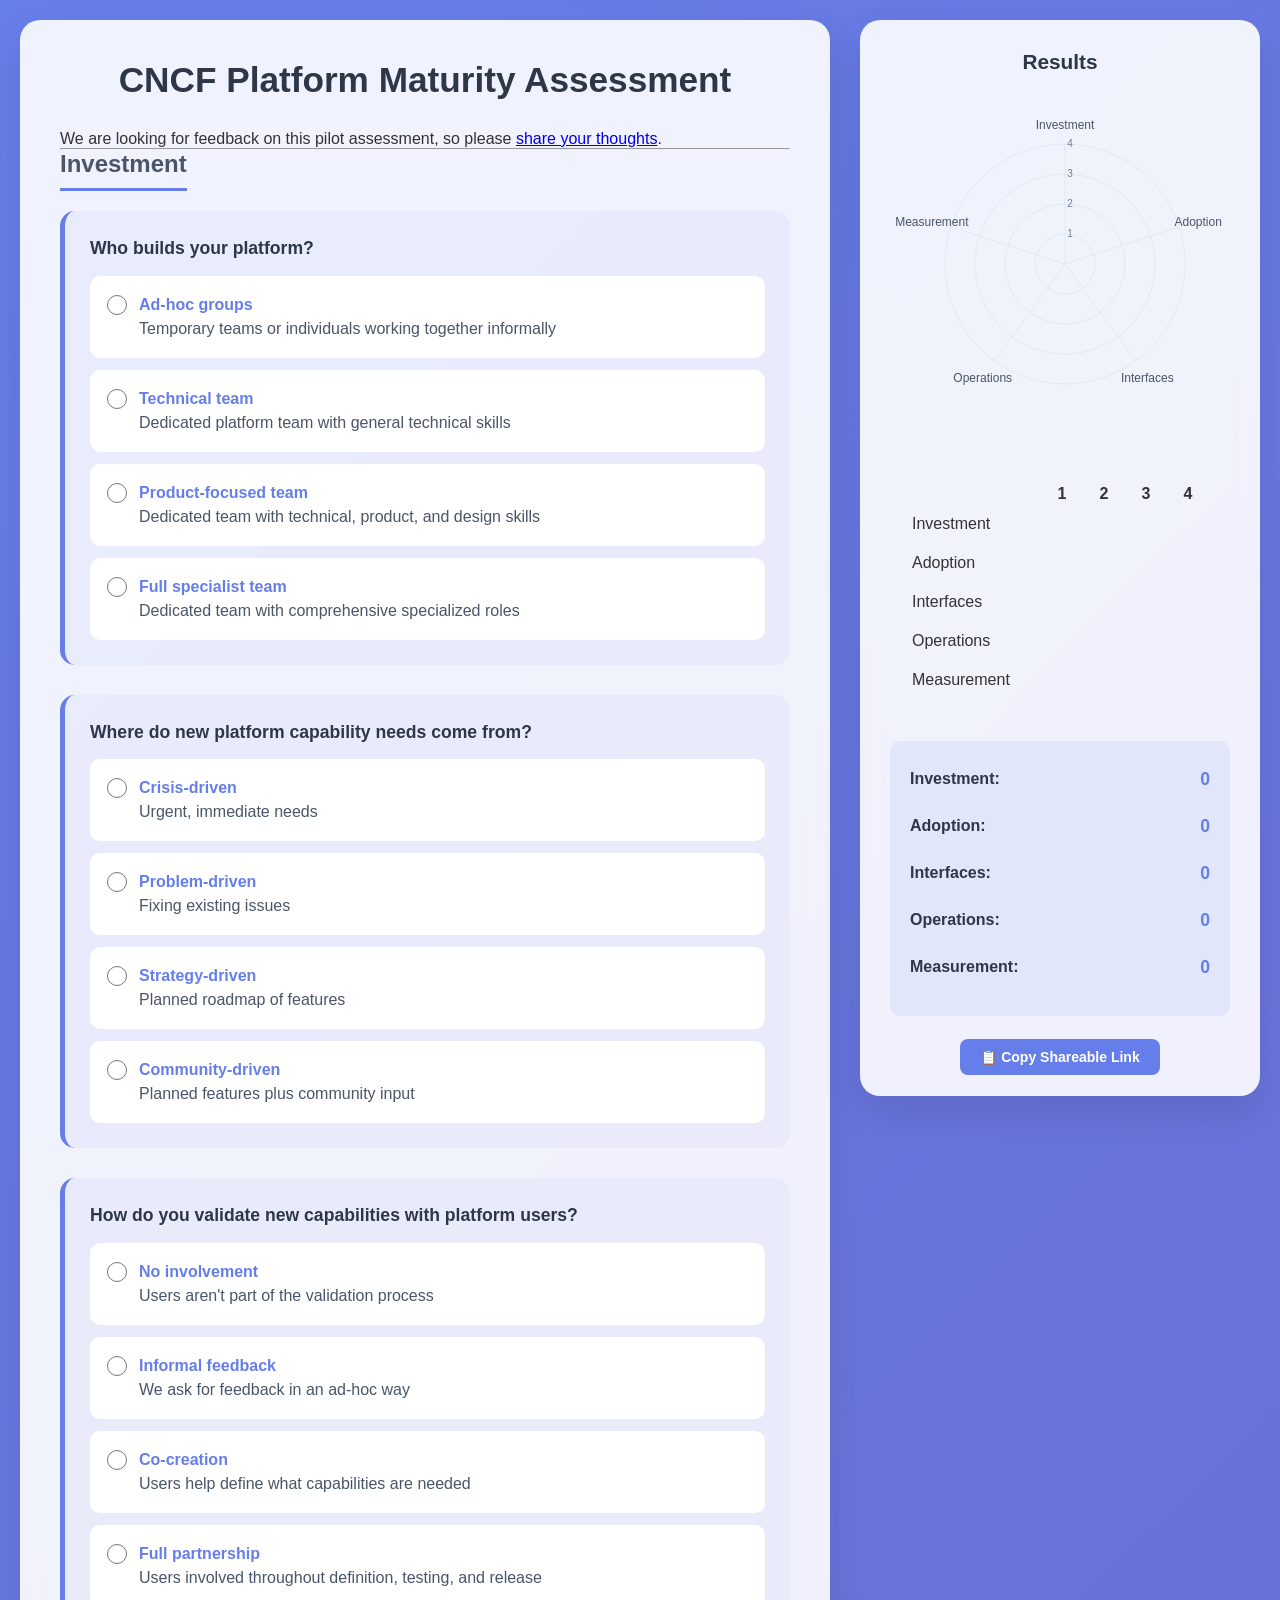
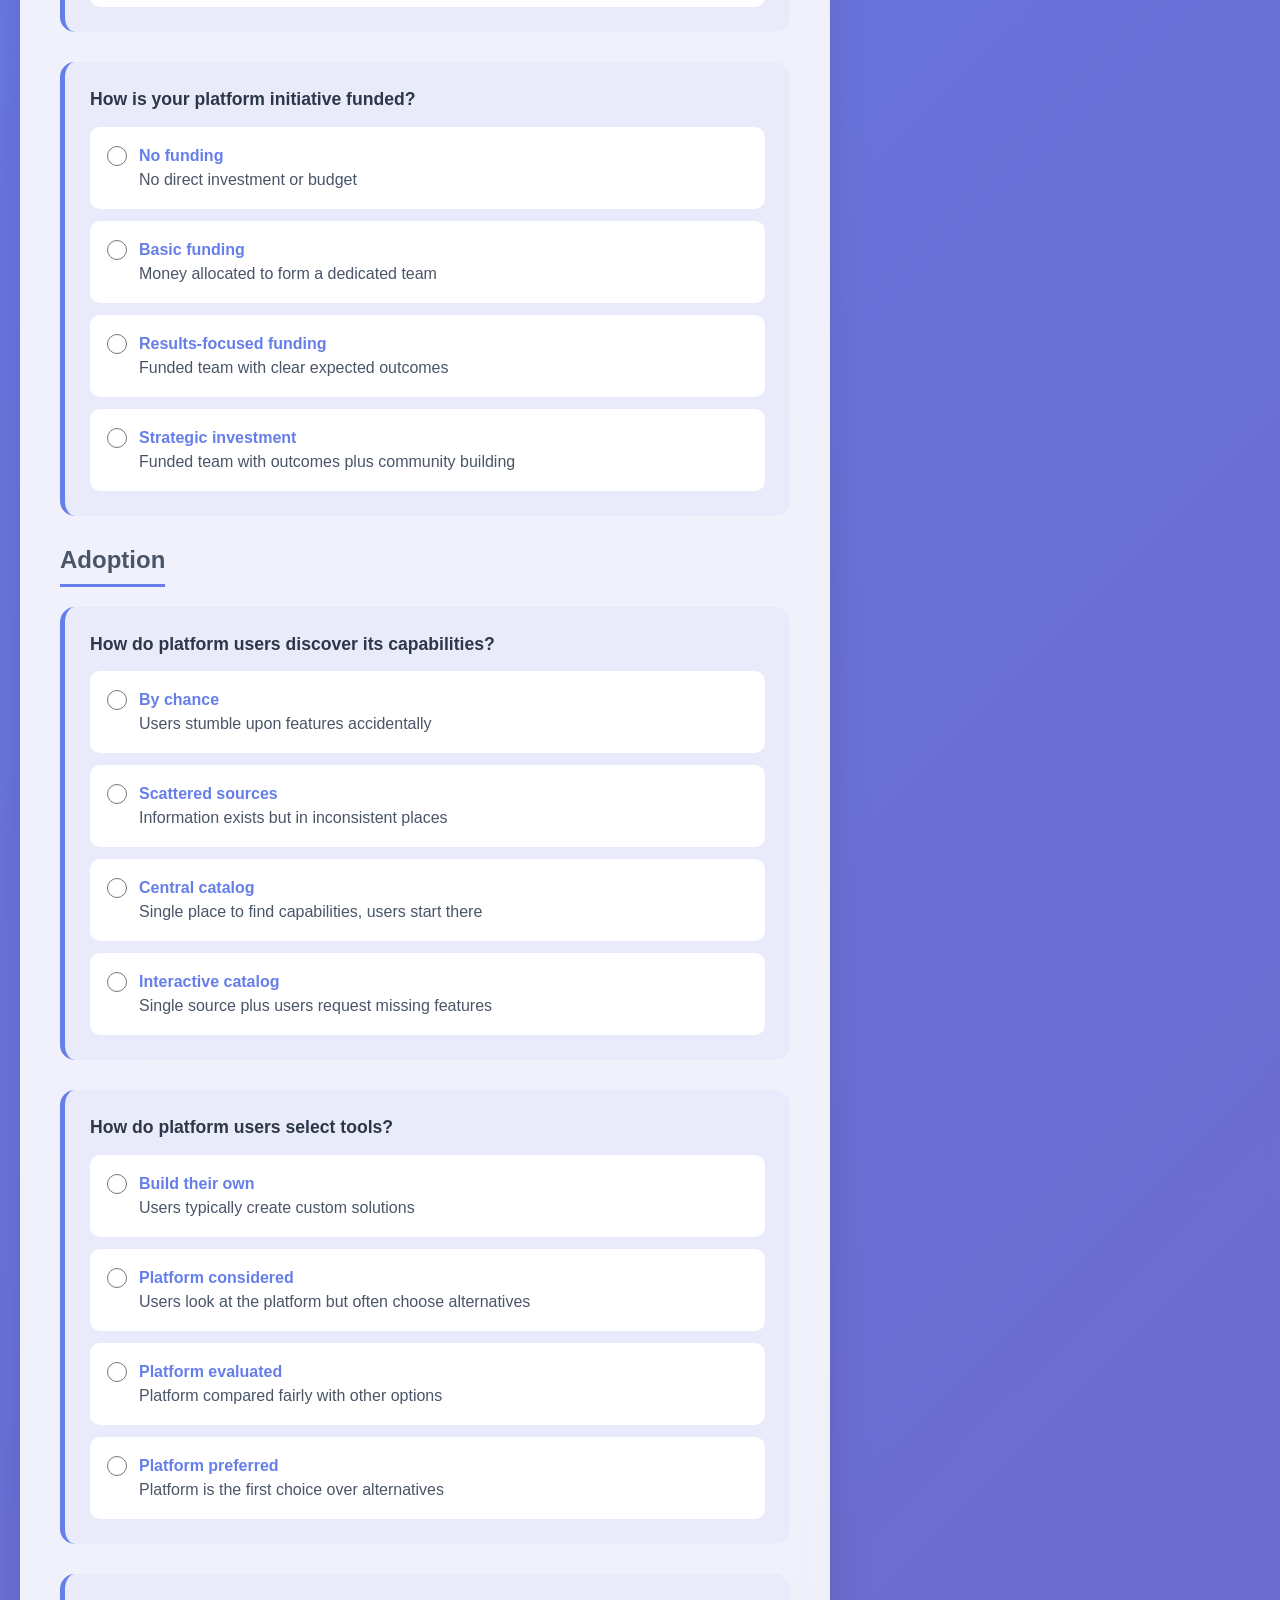
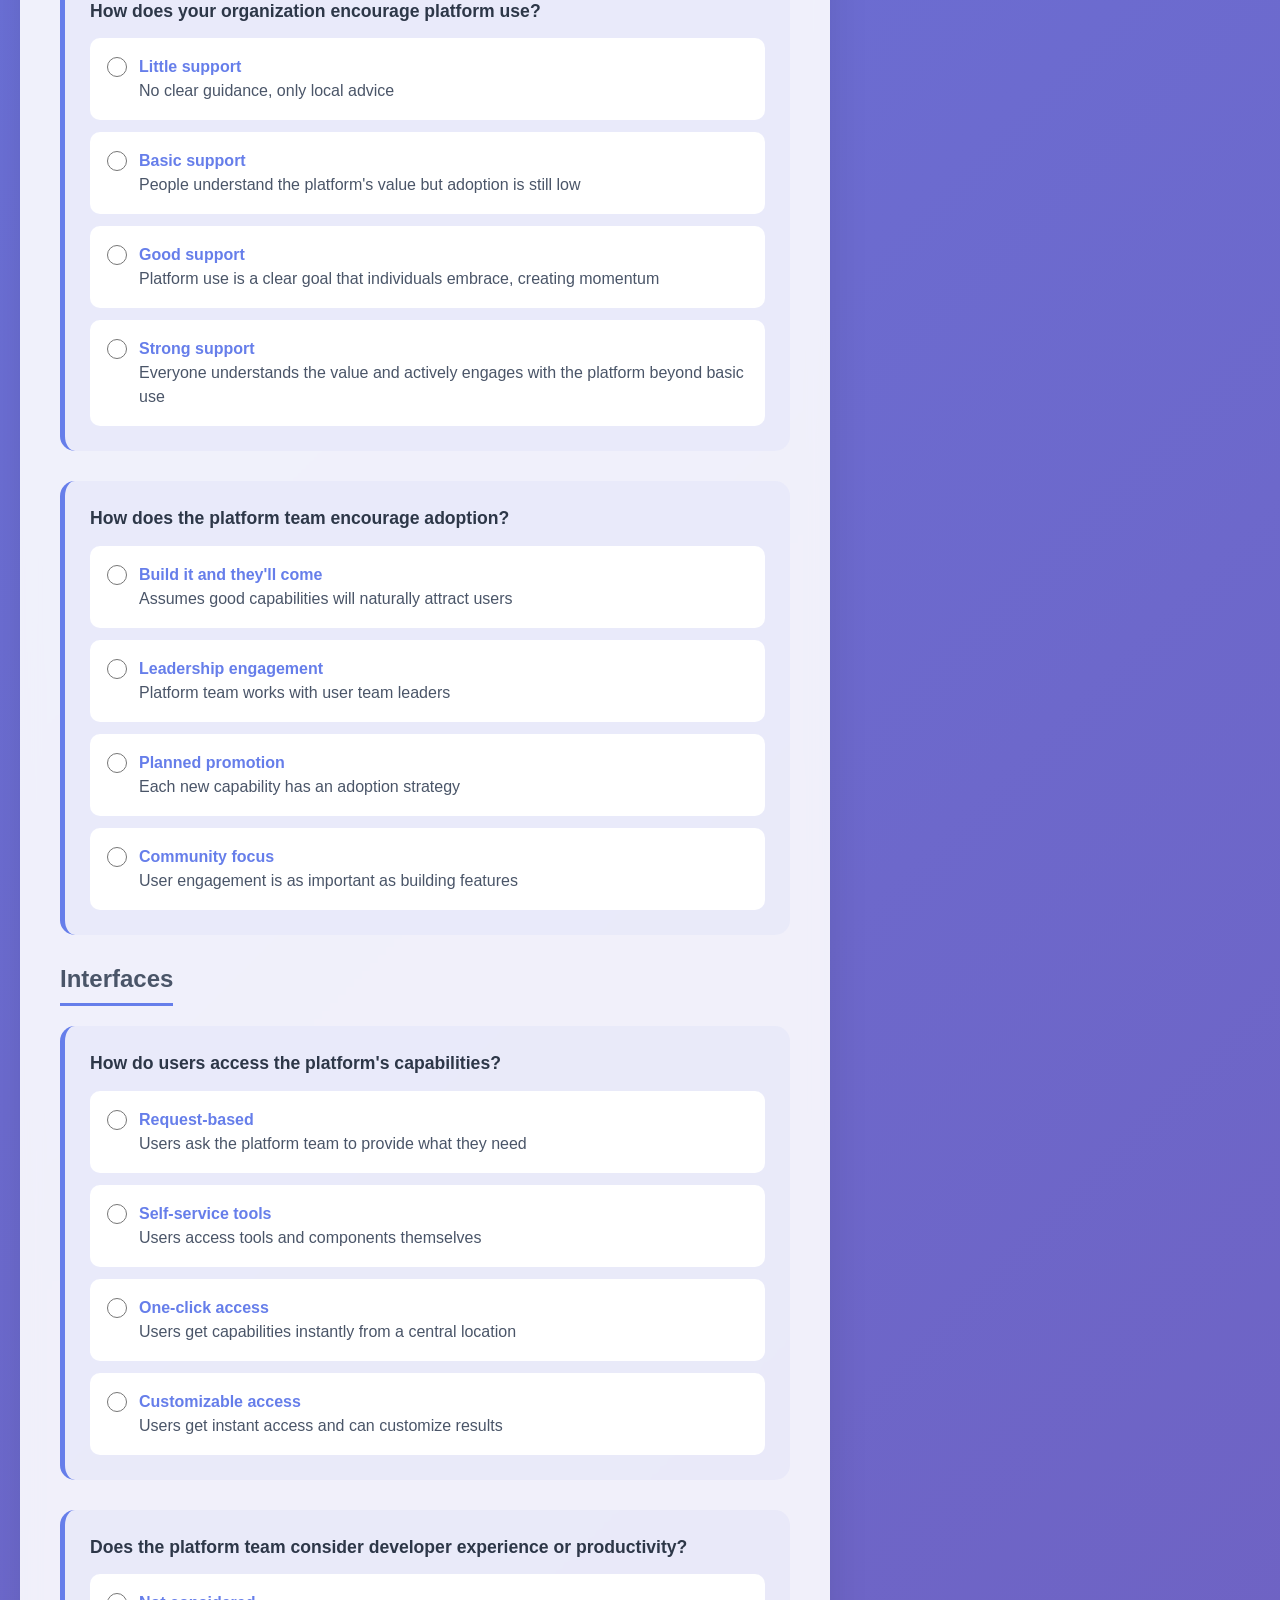
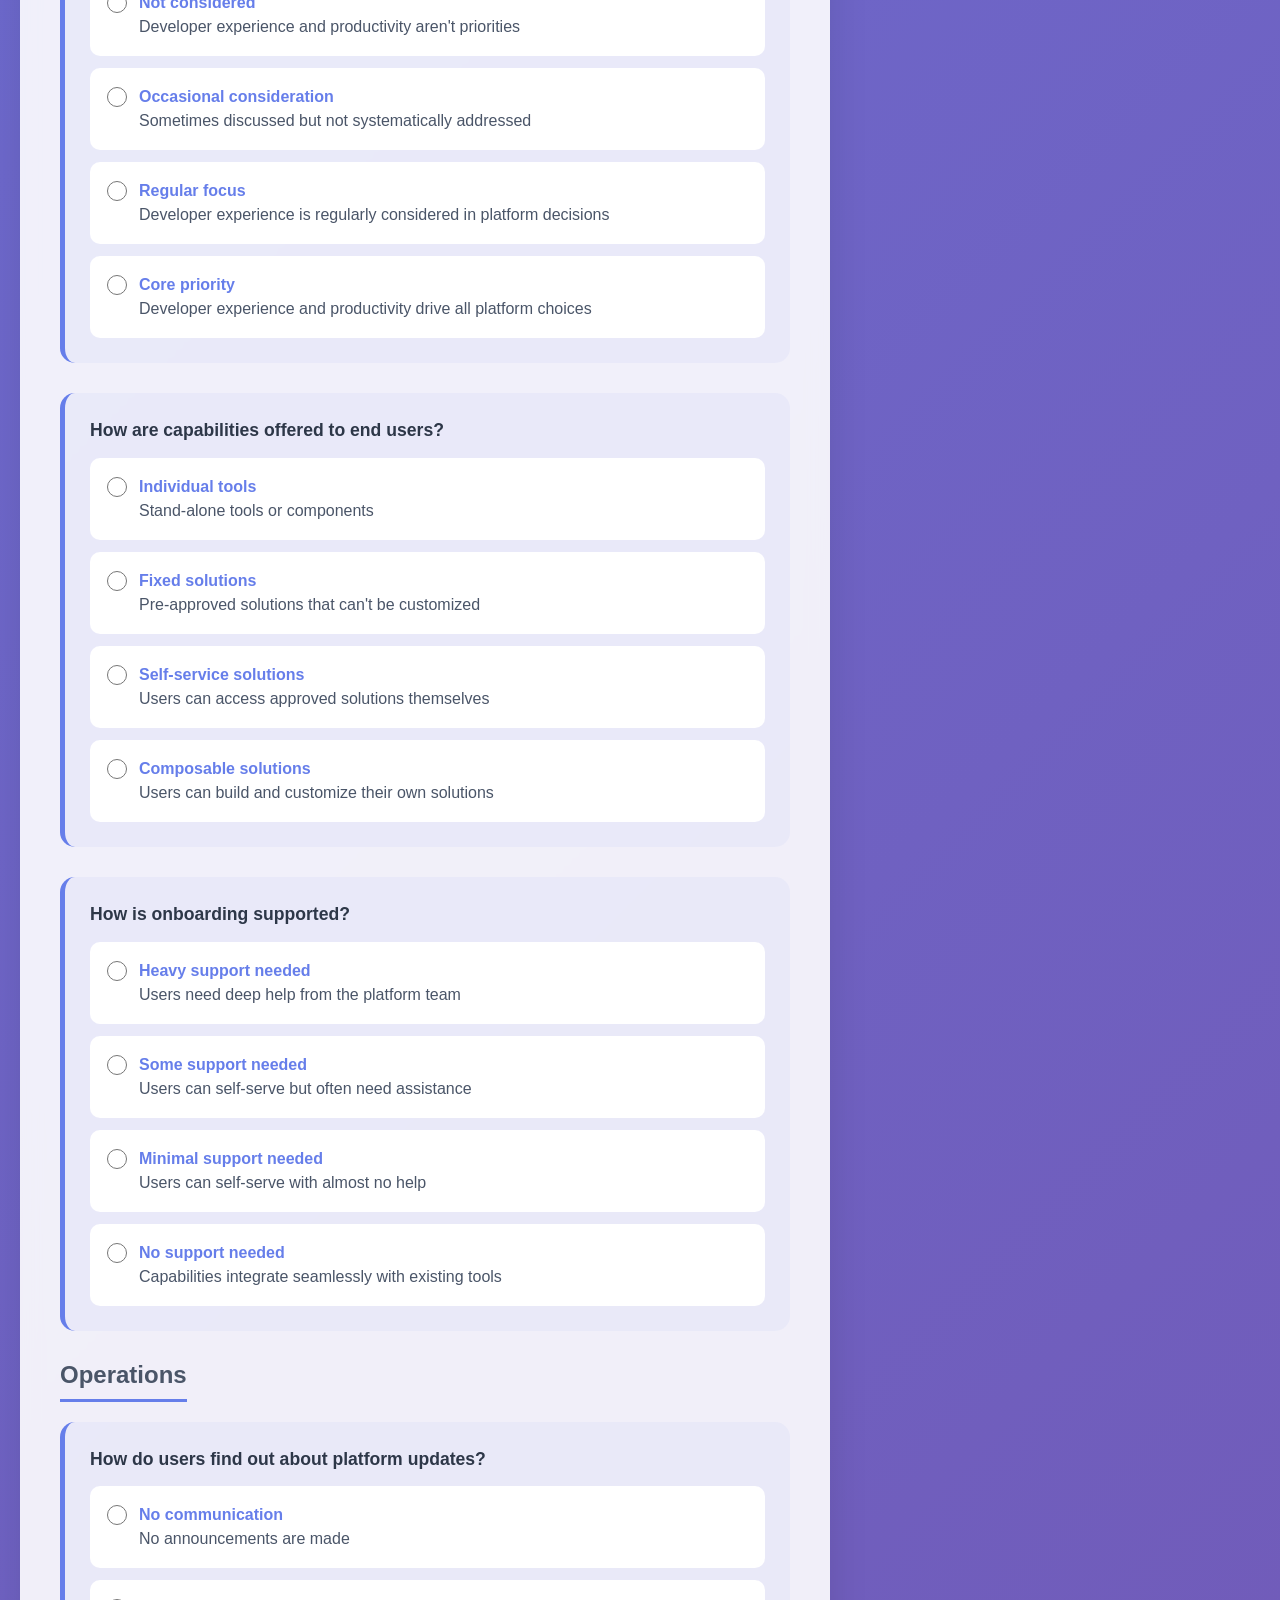
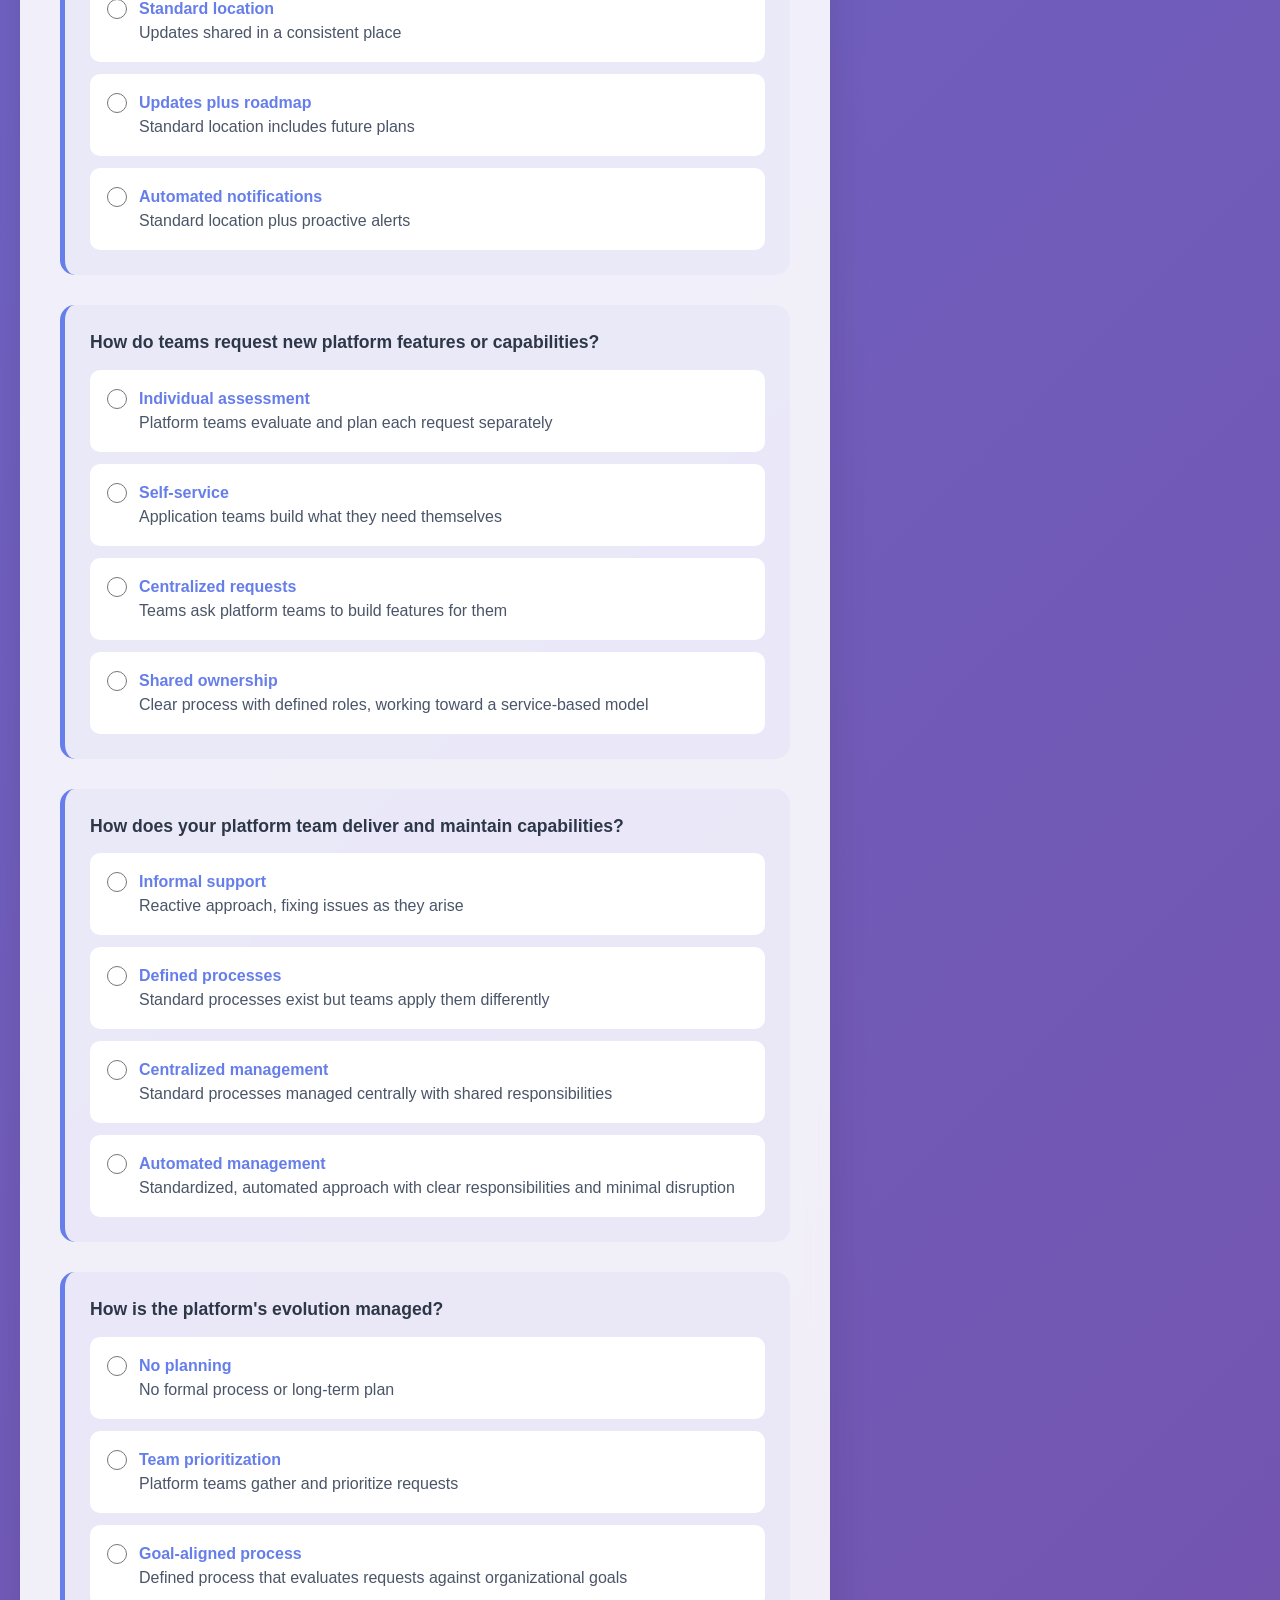
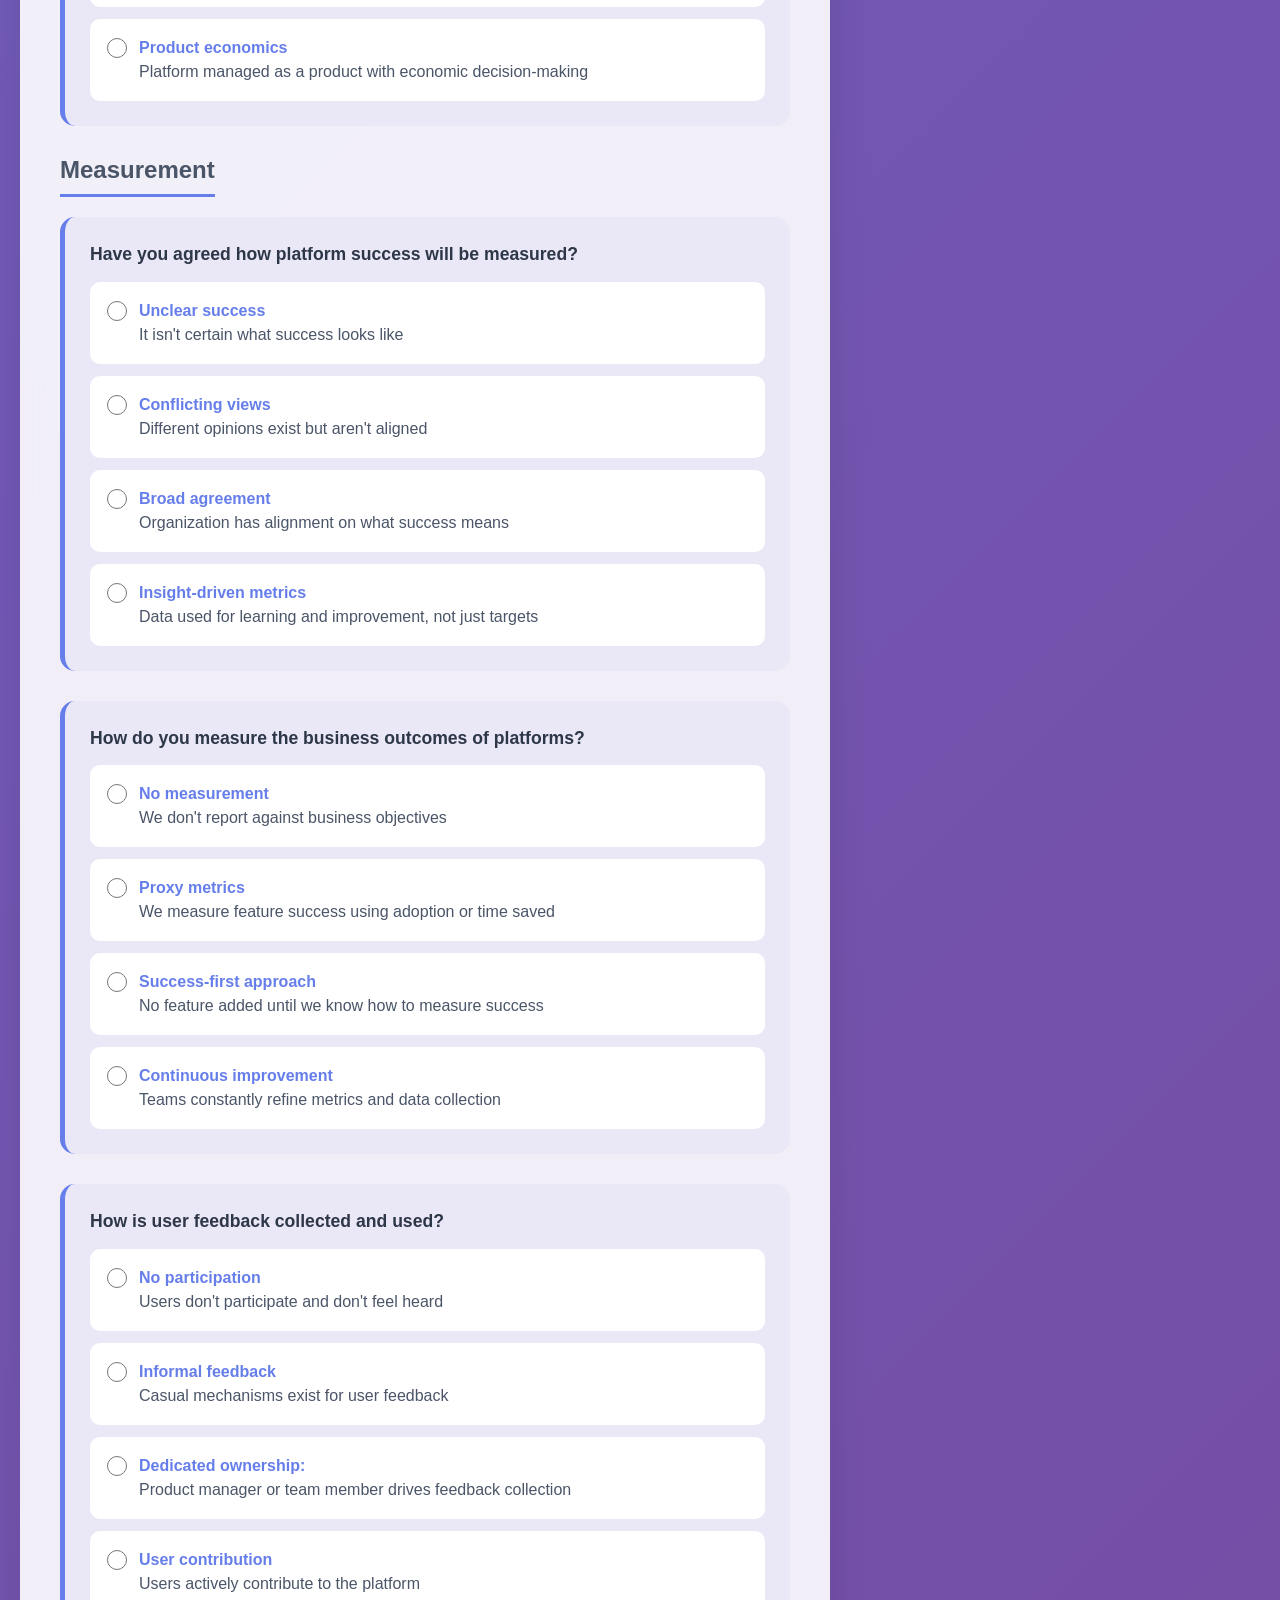
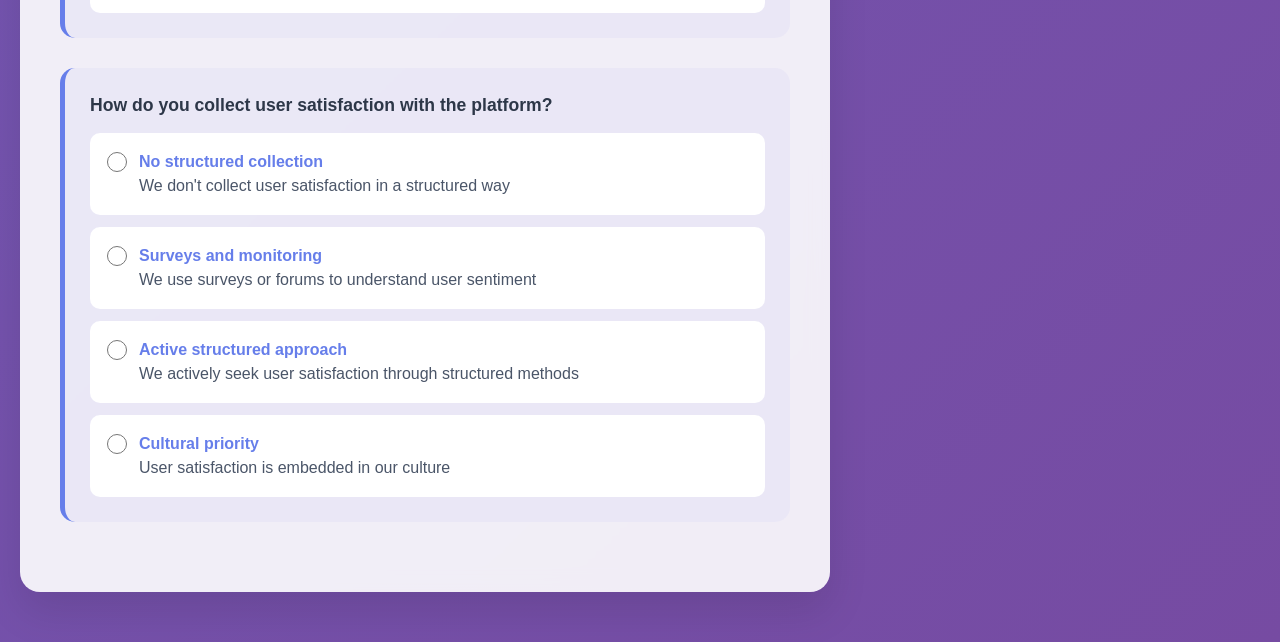
<file: index.html>
<!DOCTYPE html>
<html lang="en">
  <head>
    <meta charset="UTF-8" />
    <meta name="viewport" content="width=device-width, initial-scale=1.0" />
    <title>CNCF Platform Maturity Assessment</title>
    <link rel="stylesheet" href="style.css" />
  </head>
  <body>
    <div class="container">
      <div class="form-section">
        <h1>CNCF Platform Maturity Assessment</h1>
        <p>We are looking for feedback on this pilot assessment, so please 
          <a href="https://docs.google.com/forms/d/1SW8NE-7E2zjhoun4jklRPmH5sYgJ_3rTw2D_FoOwViA/viewform" target="_blank">share your thoughts</a>.</p>
        <hr />
        <form id="maturity-form">
          <fieldset>
            <legend data-category="investment">Investment</legend>

            <div class="question-group">
              <div class="question">Who builds your platform?</div>
              <div class="options">
                <label class="option">
                  <input type="radio" name="investment_1" value="1" />
                  <div class="option-text">
                    <span class="option-level">Ad-hoc groups</span><br />
                    <span class="option-description"
                      >Temporary teams or individuals working together
                      informally</span
                    >
                  </div>
                </label>
                <label class="option">
                  <input type="radio" name="investment_1" value="2" />
                  <div class="option-text">
                    <span class="option-level">Technical team</span><br />
                    <span class="option-description"
                      >Dedicated platform team with general technical
                      skills</span
                    >
                  </div>
                </label>
                <label class="option">
                  <input type="radio" name="investment_1" value="3" />
                  <div class="option-text">
                    <span class="option-level">Product-focused team</span><br />
                    <span class="option-description"
                      >Dedicated team with technical, product, and design
                      skills</span
                    >
                  </div>
                </label>
                <label class="option">
                  <input type="radio" name="investment_1" value="4" />
                  <div class="option-text">
                    <span class="option-level">Full specialist team</span><br />
                    <span class="option-description"
                      >Dedicated team with comprehensive specialized roles</span
                    >
                  </div>
                </label>
              </div>
            </div>

            <div class="question-group">
              <div class="question">
                Where do new platform capability needs come from?
              </div>
              <div class="options">
                <label class="option">
                  <input type="radio" name="investment_2" value="1" />
                  <div class="option-text">
                    <span class="option-level">Crisis-driven</span><br />
                    <span class="option-description"
                      >Urgent, immediate needs</span
                    >
                  </div>
                </label>
                <label class="option">
                  <input type="radio" name="investment_2" value="2" />
                  <div class="option-text">
                    <span class="option-level">Problem-driven</span><br />
                    <span class="option-description"
                      >Fixing existing issues</span
                    >
                  </div>
                </label>
                <label class="option">
                  <input type="radio" name="investment_2" value="3" />
                  <div class="option-text">
                    <span class="option-level">Strategy-driven</span><br />
                    <span class="option-description"
                      >Planned roadmap of features</span
                    >
                  </div>
                </label>
                <label class="option">
                  <input type="radio" name="investment_2" value="4" />
                  <div class="option-text">
                    <span class="option-level">Community-driven</span><br />
                    <span class="option-description"
                      >Planned features plus community input</span
                    >
                  </div>
                </label>
              </div>
            </div>

            <div class="question-group">
              <div class="question">
                How do you validate new capabilities with platform users?
              </div>
              <div class="options">
                <label class="option">
                  <input type="radio" name="investment_3" value="1" />
                  <div class="option-text">
                    <span class="option-level">No involvement</span><br />
                    <span class="option-description"
                      >Users aren't part of the validation process</span
                    >
                  </div>
                </label>
                <label class="option">
                  <input type="radio" name="investment_3" value="2" />
                  <div class="option-text">
                    <span class="option-level">Informal feedback</span><br />
                    <span class="option-description"
                      >We ask for feedback in an ad-hoc way</span
                    >
                  </div>
                </label>
                <label class="option">
                  <input type="radio" name="investment_3" value="3" />
                  <div class="option-text">
                    <span class="option-level">Co-creation</span><br />
                    <span class="option-description"
                      >Users help define what capabilities are needed</span
                    >
                  </div>
                </label>
                <label class="option">
                  <input type="radio" name="investment_3" value="4" />
                  <div class="option-text">
                    <span class="option-level">Full partnership</span><br />
                    <span class="option-description"
                      >Users involved throughout definition, testing, and
                      release</span
                    >
                  </div>
                </label>
              </div>
            </div>

            <div class="question-group">
              <div class="question">
                How is your platform initiative funded?
              </div>
              <div class="options">
                <label class="option">
                  <input type="radio" name="investment_4" value="1" />
                  <div class="option-text">
                    <span class="option-level">No funding</span><br />
                    <span class="option-description"
                      >No direct investment or budget</span
                    >
                  </div>
                </label>
                <label class="option">
                  <input type="radio" name="investment_4" value="2" />
                  <div class="option-text">
                    <span class="option-level">Basic funding</span><br />
                    <span class="option-description"
                      >Money allocated to form a dedicated team</span
                    >
                  </div>
                </label>
                <label class="option">
                  <input type="radio" name="investment_4" value="3" />
                  <div class="option-text">
                    <span class="option-level">Results-focused funding</span
                    ><br />
                    <span class="option-description"
                      >Funded team with clear expected outcomes</span
                    >
                  </div>
                </label>
                <label class="option">
                  <input type="radio" name="investment_4" value="4" />
                  <div class="option-text">
                    <span class="option-level">Strategic investment</span><br />
                    <span class="option-description"
                      >Funded team with outcomes plus community building</span
                    >
                  </div>
                </label>
              </div>
            </div>
          </fieldset>

          <fieldset>
            <legend data-category="adoption">Adoption</legend>

            <div class="question-group">
              <div class="question">
                How do platform users discover its capabilities?
              </div>
              <div class="options">
                <label class="option">
                  <input type="radio" name="adoption_1" value="1" />
                  <div class="option-text">
                    <span class="option-level">By chance</span><br />
                    <span class="option-description"
                      >Users stumble upon features accidentally</span
                    >
                  </div>
                </label>
                <label class="option">
                  <input type="radio" name="adoption_1" value="2" />
                  <div class="option-text">
                    <span class="option-level">Scattered sources</span><br />
                    <span class="option-description"
                      >Information exists but in inconsistent places</span
                    >
                  </div>
                </label>
                <label class="option">
                  <input type="radio" name="adoption_1" value="3" />
                  <div class="option-text">
                    <span class="option-level">Central catalog</span><br />
                    <span class="option-description"
                      >Single place to find capabilities, users start
                      there</span
                    >
                  </div>
                </label>
                <label class="option">
                  <input type="radio" name="adoption_1" value="4" />
                  <div class="option-text">
                    <span class="option-level">Interactive catalog</span><br />
                    <span class="option-description"
                      >Single source plus users request missing features</span
                    >
                  </div>
                </label>
              </div>
            </div>

            <div class="question-group">
              <div class="question">How do platform users select tools?</div>
              <div class="options">
                <label class="option">
                  <input type="radio" name="adoption_2" value="1" />
                  <div class="option-text">
                    <span class="option-level">Build their own</span><br />
                    <span class="option-description"
                      >Users typically create custom solutions</span
                    >
                  </div>
                </label>
                <label class="option">
                  <input type="radio" name="adoption_2" value="2" />
                  <div class="option-text">
                    <span class="option-level">Platform considered</span><br />
                    <span class="option-description"
                      >Users look at the platform but often choose
                      alternatives</span
                    >
                  </div>
                </label>
                <label class="option">
                  <input type="radio" name="adoption_2" value="3" />
                  <div class="option-text">
                    <span class="option-level">Platform evaluated</span><br />
                    <span class="option-description"
                      >Platform compared fairly with other options</span
                    >
                  </div>
                </label>
                <label class="option">
                  <input type="radio" name="adoption_2" value="4" />
                  <div class="option-text">
                    <span class="option-level">Platform preferred</span><br />
                    <span class="option-description"
                      >Platform is the first choice over alternatives</span
                    >
                  </div>
                </label>
              </div>
            </div>

            <div class="question-group">
              <div class="question">
                How does your organization encourage platform use?
              </div>
              <div class="options">
                <label class="option">
                  <input type="radio" name="adoption_3" value="1" />
                  <div class="option-text">
                    <span class="option-level">Little support</span><br />
                    <span class="option-description"
                      >No clear guidance, only local advice</span
                    >
                  </div>
                </label>
                <label class="option">
                  <input type="radio" name="adoption_3" value="2" />
                  <div class="option-text">
                    <span class="option-level">Basic support</span><br />
                    <span class="option-description"
                      >People understand the platform's value but adoption is
                      still low</span
                    >
                  </div>
                </label>
                <label class="option">
                  <input type="radio" name="adoption_3" value="3" />
                  <div class="option-text">
                    <span class="option-level">Good support</span><br />
                    <span class="option-description"
                      >Platform use is a clear goal that individuals embrace,
                      creating momentum</span
                    >
                  </div>
                </label>
                <label class="option">
                  <input type="radio" name="adoption_3" value="4" />
                  <div class="option-text">
                    <span class="option-level">Strong support</span><br />
                    <span class="option-description"
                      >Everyone understands the value and actively engages with
                      the platform beyond basic use</span
                    >
                  </div>
                </label>
              </div>
            </div>

            <div class="question-group">
              <div class="question">
                How does the platform team encourage adoption?
              </div>
              <div class="options">
                <label class="option">
                  <input type="radio" name="adoption_4" value="1" />
                  <div class="option-text">
                    <span class="option-level">Build it and they'll come</span
                    ><br />
                    <span class="option-description"
                      >Assumes good capabilities will naturally attract
                      users</span
                    >
                  </div>
                </label>
                <label class="option">
                  <input type="radio" name="adoption_4" value="2" />
                  <div class="option-text">
                    <span class="option-level">Leadership engagement</span
                    ><br />
                    <span class="option-description"
                      >Platform team works with user team leaders</span
                    >
                  </div>
                </label>
                <label class="option">
                  <input type="radio" name="adoption_4" value="3" />
                  <div class="option-text">
                    <span class="option-level">Planned promotion</span><br />
                    <span class="option-description"
                      >Each new capability has an adoption strategy</span
                    >
                  </div>
                </label>
                <label class="option">
                  <input type="radio" name="adoption_4" value="4" />
                  <div class="option-text">
                    <span class="option-level">Community focus</span><br />
                    <span class="option-description"
                      >User engagement is as important as building
                      features</span
                    >
                  </div>
                </label>
              </div>
            </div>
          </fieldset>

          <fieldset>
            <legend data-category="interfaces">Interfaces</legend>

            <div class="question-group">
              <div class="question">
                How do users access the platform's capabilities?
              </div>
              <div class="options">
                <label class="option">
                  <input type="radio" name="interfaces_1" value="1" />
                  <div class="option-text">
                    <span class="option-level">Request-based</span><br />
                    <span class="option-description"
                      >Users ask the platform team to provide what they
                      need</span
                    >
                  </div>
                </label>
                <label class="option">
                  <input type="radio" name="interfaces_1" value="2" />
                  <div class="option-text">
                    <span class="option-level">Self-service tools</span><br />
                    <span class="option-description"
                      >Users access tools and components themselves</span
                    >
                  </div>
                </label>
                <label class="option">
                  <input type="radio" name="interfaces_1" value="3" />
                  <div class="option-text">
                    <span class="option-level">One-click access</span><br />
                    <span class="option-description"
                      >Users get capabilities instantly from a central
                      location</span
                    >
                  </div>
                </label>
                <label class="option">
                  <input type="radio" name="interfaces_1" value="4" />
                  <div class="option-text">
                    <span class="option-level">Customizable access</span><br />
                    <span class="option-description"
                      >Users get instant access and can customize results</span
                    >
                  </div>
                </label>
              </div>
            </div>

            <div class="question-group">
              <div class="question">
                Does the platform team consider developer experience or
                productivity?
              </div>
              <div class="options">
                <label class="option">
                  <input type="radio" name="interfaces_2" value="1" />
                  <div class="option-text">
                    <span class="option-level">Not considered</span><br />
                    <span class="option-description"
                      >Developer experience and productivity aren't
                      priorities</span
                    >
                  </div>
                </label>
                <label class="option">
                  <input type="radio" name="interfaces_2" value="2" />
                  <div class="option-text">
                    <span class="option-level">Occasional consideration</span
                    ><br />
                    <span class="option-description"
                      >Sometimes discussed but not systematically
                      addressed</span
                    >
                  </div>
                </label>
                <label class="option">
                  <input type="radio" name="interfaces_2" value="3" />
                  <div class="option-text">
                    <span class="option-level">Regular focus</span><br />
                    <span class="option-description"
                      >Developer experience is regularly considered in platform
                      decisions</span
                    >
                  </div>
                </label>
                <label class="option">
                  <input type="radio" name="interfaces_2" value="4" />
                  <div class="option-text">
                    <span class="option-level">Core priority</span><br />
                    <span class="option-description"
                      >Developer experience and productivity drive all platform
                      choices</span
                    >
                  </div>
                </label>
              </div>
            </div>

            <div class="question-group">
              <div class="question">
                How are capabilities offered to end users?
              </div>
              <div class="options">
                <label class="option">
                  <input type="radio" name="interfaces_3" value="1" />
                  <div class="option-text">
                    <span class="option-level">Individual tools</span><br />
                    <span class="option-description"
                      >Stand-alone tools or components</span
                    >
                  </div>
                </label>
                <label class="option">
                  <input type="radio" name="interfaces_3" value="2" />
                  <div class="option-text">
                    <span class="option-level">Fixed solutions</span><br />
                    <span class="option-description"
                      >Pre-approved solutions that can't be customized</span
                    >
                  </div>
                </label>
                <label class="option">
                  <input type="radio" name="interfaces_3" value="3" />
                  <div class="option-text">
                    <span class="option-level">Self-service solutions</span
                    ><br />
                    <span class="option-description"
                      >Users can access approved solutions themselves</span
                    >
                  </div>
                </label>
                <label class="option">
                  <input type="radio" name="interfaces_3" value="4" />
                  <div class="option-text">
                    <span class="option-level">Composable solutions</span><br />
                    <span class="option-description"
                      >Users can build and customize their own solutions</span
                    >
                  </div>
                </label>
              </div>
            </div>

            <div class="question-group">
              <div class="question">How is onboarding supported?</div>
              <div class="options">
                <label class="option">
                  <input type="radio" name="interfaces_4" value="1" />
                  <div class="option-text">
                    <span class="option-level">Heavy support needed</span><br />
                    <span class="option-description"
                      >Users need deep help from the platform team</span
                    >
                  </div>
                </label>
                <label class="option">
                  <input type="radio" name="interfaces_4" value="2" />
                  <div class="option-text">
                    <span class="option-level">Some support needed</span><br />
                    <span class="option-description"
                      >Users can self-serve but often need assistance</span
                    >
                  </div>
                </label>
                <label class="option">
                  <input type="radio" name="interfaces_4" value="3" />
                  <div class="option-text">
                    <span class="option-level">Minimal support needed</span
                    ><br />
                    <span class="option-description"
                      >Users can self-serve with almost no help</span
                    >
                  </div>
                </label>
                <label class="option">
                  <input type="radio" name="interfaces_4" value="4" />
                  <div class="option-text">
                    <span class="option-level">No support needed</span><br />
                    <span class="option-description"
                      >Capabilities integrate seamlessly with existing
                      tools</span
                    >
                  </div>
                </label>
              </div>
            </div>
          </fieldset>

          <fieldset>
            <legend data-category="operations">Operations</legend>

            <div class="question-group">
              <div class="question">
                How do users find out about platform updates?
              </div>
              <div class="options">
                <label class="option">
                  <input type="radio" name="operations_1" value="1" />
                  <div class="option-text">
                    <span class="option-level">No communication</span><br />
                    <span class="option-description"
                      >No announcements are made</span
                    >
                  </div>
                </label>
                <label class="option">
                  <input type="radio" name="operations_1" value="2" />
                  <div class="option-text">
                    <span class="option-level">Standard location</span><br />
                    <span class="option-description"
                      >Updates shared in a consistent place</span
                    >
                  </div>
                </label>
                <label class="option">
                  <input type="radio" name="operations_1" value="3" />
                  <div class="option-text">
                    <span class="option-level">Updates plus roadmap</span><br />
                    <span class="option-description"
                      >Standard location includes future plans</span
                    >
                  </div>
                </label>
                <label class="option">
                  <input type="radio" name="operations_1" value="4" />
                  <div class="option-text">
                    <span class="option-level">Automated notifications</span
                    ><br />
                    <span class="option-description"
                      >Standard location plus proactive alerts</span
                    >
                  </div>
                </label>
              </div>
            </div>

            <div class="question-group">
              <div class="question">
                How do teams request new platform features or capabilities?
              </div>
              <div class="options">
                <label class="option">
                  <input type="radio" name="operations_2" value="1" />
                  <div class="option-text">
                    <span class="option-level">Individual assessment</span
                    ><br />
                    <span class="option-description"
                      >Platform teams evaluate and plan each request
                      separately</span
                    >
                  </div>
                </label>
                <label class="option">
                  <input type="radio" name="operations_2" value="2" />
                  <div class="option-text">
                    <span class="option-level">Self-service</span><br />
                    <span class="option-description"
                      >Application teams build what they need themselves</span
                    >
                  </div>
                </label>
                <label class="option">
                  <input type="radio" name="operations_2" value="3" />
                  <div class="option-text">
                    <span class="option-level">Centralized requests</span><br />
                    <span class="option-description"
                      >Teams ask platform teams to build features for them</span
                    >
                  </div>
                </label>
                <label class="option">
                  <input type="radio" name="operations_2" value="4" />
                  <div class="option-text">
                    <span class="option-level">Shared ownership</span><br />
                    <span class="option-description"
                      >Clear process with defined roles, working toward a
                      service-based model</span
                    >
                  </div>
                </label>
              </div>
            </div>

            <div class="question-group">
              <div class="question">
                How does your platform team deliver and maintain capabilities?
              </div>
              <div class="options">
                <label class="option">
                  <input type="radio" name="operations_3" value="1" />
                  <div class="option-text">
                    <span class="option-level">Informal support</span><br />
                    <span class="option-description"
                      >Reactive approach, fixing issues as they arise</span
                    >
                  </div>
                </label>
                <label class="option">
                  <input type="radio" name="operations_3" value="2" />
                  <div class="option-text">
                    <span class="option-level">Defined processes</span><br />
                    <span class="option-description"
                      >Standard processes exist but teams apply them
                      differently</span
                    >
                  </div>
                </label>
                <label class="option">
                  <input type="radio" name="operations_3" value="3" />
                  <div class="option-text">
                    <span class="option-level">Centralized management</span
                    ><br />
                    <span class="option-description"
                      >Standard processes managed centrally with shared
                      responsibilities</span
                    >
                  </div>
                </label>
                <label class="option">
                  <input type="radio" name="operations_3" value="4" />
                  <div class="option-text">
                    <span class="option-level">Automated management</span><br />
                    <span class="option-description"
                      >Standardized, automated approach with clear
                      responsibilities and minimal disruption</span
                    >
                  </div>
                </label>
              </div>
            </div>

            <div class="question-group">
              <div class="question">
                How is the platform's evolution managed?
              </div>
              <div class="options">
                <label class="option">
                  <input type="radio" name="operations_4" value="1" />
                  <div class="option-text">
                    <span class="option-level">No planning</span><br />
                    <span class="option-description"
                      >No formal process or long-term plan</span
                    >
                  </div>
                </label>
                <label class="option">
                  <input type="radio" name="operations_4" value="2" />
                  <div class="option-text">
                    <span class="option-level">Team prioritization</span><br />
                    <span class="option-description"
                      >Platform teams gather and prioritize requests</span
                    >
                  </div>
                </label>
                <label class="option">
                  <input type="radio" name="operations_4" value="3" />
                  <div class="option-text">
                    <span class="option-level">Goal-aligned process</span><br />
                    <span class="option-description"
                      >Defined process that evaluates requests against
                      organizational goals</span
                    >
                  </div>
                </label>
                <label class="option">
                  <input type="radio" name="operations_4" value="4" />
                  <div class="option-text">
                    <span class="option-level">Product economics</span><br />
                    <span class="option-description"
                      >Platform managed as a product with economic
                      decision-making</span
                    >
                  </div>
                </label>
              </div>
            </div>
          </fieldset>

          <fieldset>
            <legend data-category="measurement">Measurement</legend>

            <div class="question-group">
              <div class="question">
                Have you agreed how platform success will be measured?
              </div>
              <div class="options">
                <label class="option">
                  <input type="radio" name="measurement_1" value="1" />
                  <div class="option-text">
                    <span class="option-level">Unclear success</span><br />
                    <span class="option-description"
                      >It isn't certain what success looks like</span
                    >
                  </div>
                </label>
                <label class="option">
                  <input type="radio" name="measurement_1" value="2" />
                  <div class="option-text">
                    <span class="option-level">Conflicting views</span><br />
                    <span class="option-description"
                      >Different opinions exist but aren't aligned</span
                    >
                  </div>
                </label>
                <label class="option">
                  <input type="radio" name="measurement_1" value="3" />
                  <div class="option-text">
                    <span class="option-level">Broad agreement</span><br />
                    <span class="option-description"
                      >Organization has alignment on what success means</span
                    >
                  </div>
                </label>
                <label class="option">
                  <input type="radio" name="measurement_1" value="4" />
                  <div class="option-text">
                    <span class="option-level">Insight-driven metrics</span
                    ><br />
                    <span class="option-description"
                      >Data used for learning and improvement, not just
                      targets</span
                    >
                  </div>
                </label>
              </div>
            </div>

            <div class="question-group">
              <div class="question">
                How do you measure the business outcomes of platforms?
              </div>
              <div class="options">
                <label class="option">
                  <input type="radio" name="measurement_2" value="1" />
                  <div class="option-text">
                    <span class="option-level">No measurement</span><br />
                    <span class="option-description"
                      >We don't report against business objectives</span
                    >
                  </div>
                </label>
                <label class="option">
                  <input type="radio" name="measurement_2" value="2" />
                  <div class="option-text">
                    <span class="option-level">Proxy metrics</span><br />
                    <span class="option-description"
                      >We measure feature success using adoption or time
                      saved</span
                    >
                  </div>
                </label>
                <label class="option">
                  <input type="radio" name="measurement_2" value="3" />
                  <div class="option-text">
                    <span class="option-level">Success-first approach</span
                    ><br />
                    <span class="option-description"
                      >No feature added until we know how to measure
                      success</span
                    >
                  </div>
                </label>
                <label class="option">
                  <input type="radio" name="measurement_2" value="4" />
                  <div class="option-text">
                    <span class="option-level">Continuous improvement</span
                    ><br />
                    <span class="option-description"
                      >Teams constantly refine metrics and data collection</span
                    >
                  </div>
                </label>
              </div>
            </div>

            <div class="question-group">
              <div class="question">
                How is user feedback collected and used?
              </div>
              <div class="options">
                <label class="option">
                  <input type="radio" name="measurement_3" value="1" />
                  <div class="option-text">
                    <span class="option-level">No participation</span><br />
                    <span class="option-description"
                      >Users don't participate and don't feel heard</span
                    >
                  </div>
                </label>
                <label class="option">
                  <input type="radio" name="measurement_3" value="2" />
                  <div class="option-text">
                    <span class="option-level">Informal feedback</span><br />
                    <span class="option-description"
                      >Casual mechanisms exist for user feedback</span
                    >
                  </div>
                </label>
                <label class="option">
                  <input type="radio" name="measurement_3" value="3" />
                  <div class="option-text">
                    <span class="option-level">Dedicated ownership:</span><br />
                    <span class="option-description"
                      >Product manager or team member drives feedback
                      collection</span
                    >
                  </div>
                </label>
                <label class="option">
                  <input type="radio" name="measurement_3" value="4" />
                  <div class="option-text">
                    <span class="option-level">User contribution</span><br />
                    <span class="option-description"
                      >Users actively contribute to the platform</span
                    >
                  </div>
                </label>
              </div>
            </div>

            <div class="question-group">
              <div class="question">
                How do you collect user satisfaction with the platform?
              </div>
              <div class="options">
                <label class="option">
                  <input type="radio" name="measurement_4" value="1" />
                  <div class="option-text">
                    <span class="option-level">No structured collection</span
                    ><br />
                    <span class="option-description"
                      >We don't collect user satisfaction in a structured
                      way</span
                    >
                  </div>
                </label>
                <label class="option">
                  <input type="radio" name="measurement_4" value="2" />
                  <div class="option-text">
                    <span class="option-level">Surveys and monitoring</span
                    ><br />
                    <span class="option-description"
                      >We use surveys or forums to understand user
                      sentiment</span
                    >
                  </div>
                </label>
                <label class="option">
                  <input type="radio" name="measurement_4" value="3" />
                  <div class="option-text">
                    <span class="option-level">Active structured approach</span
                    ><br />
                    <span class="option-description"
                      >We actively seek user satisfaction through structured
                      methods</span
                    >
                  </div>
                </label>
                <label class="option">
                  <input type="radio" name="measurement_4" value="4" />
                  <div class="option-text">
                    <span class="option-level">Cultural priority</span><br />
                    <span class="option-description"
                      >User satisfaction is embedded in our culture</span
                    >
                  </div>
                </label>
              </div>
            </div>
          </fieldset>
        </form>
      </div>

      <div class="chart-section">
        <div class="chart-title">Results</div>
        
        <canvas id="maturity-spider"></canvas>
        
        <table id="maturity-matrix"></table>
        
        <div id="maturity-scores" class="scores"></div>

        <div class="share-button">
          <a onclick="copyURLToClipboard(this)">📋 Copy Shareable Link</a>
        </div>
      </div>
    </div>

    <script src="app.js"></script>
  </body>
</html>
</file>
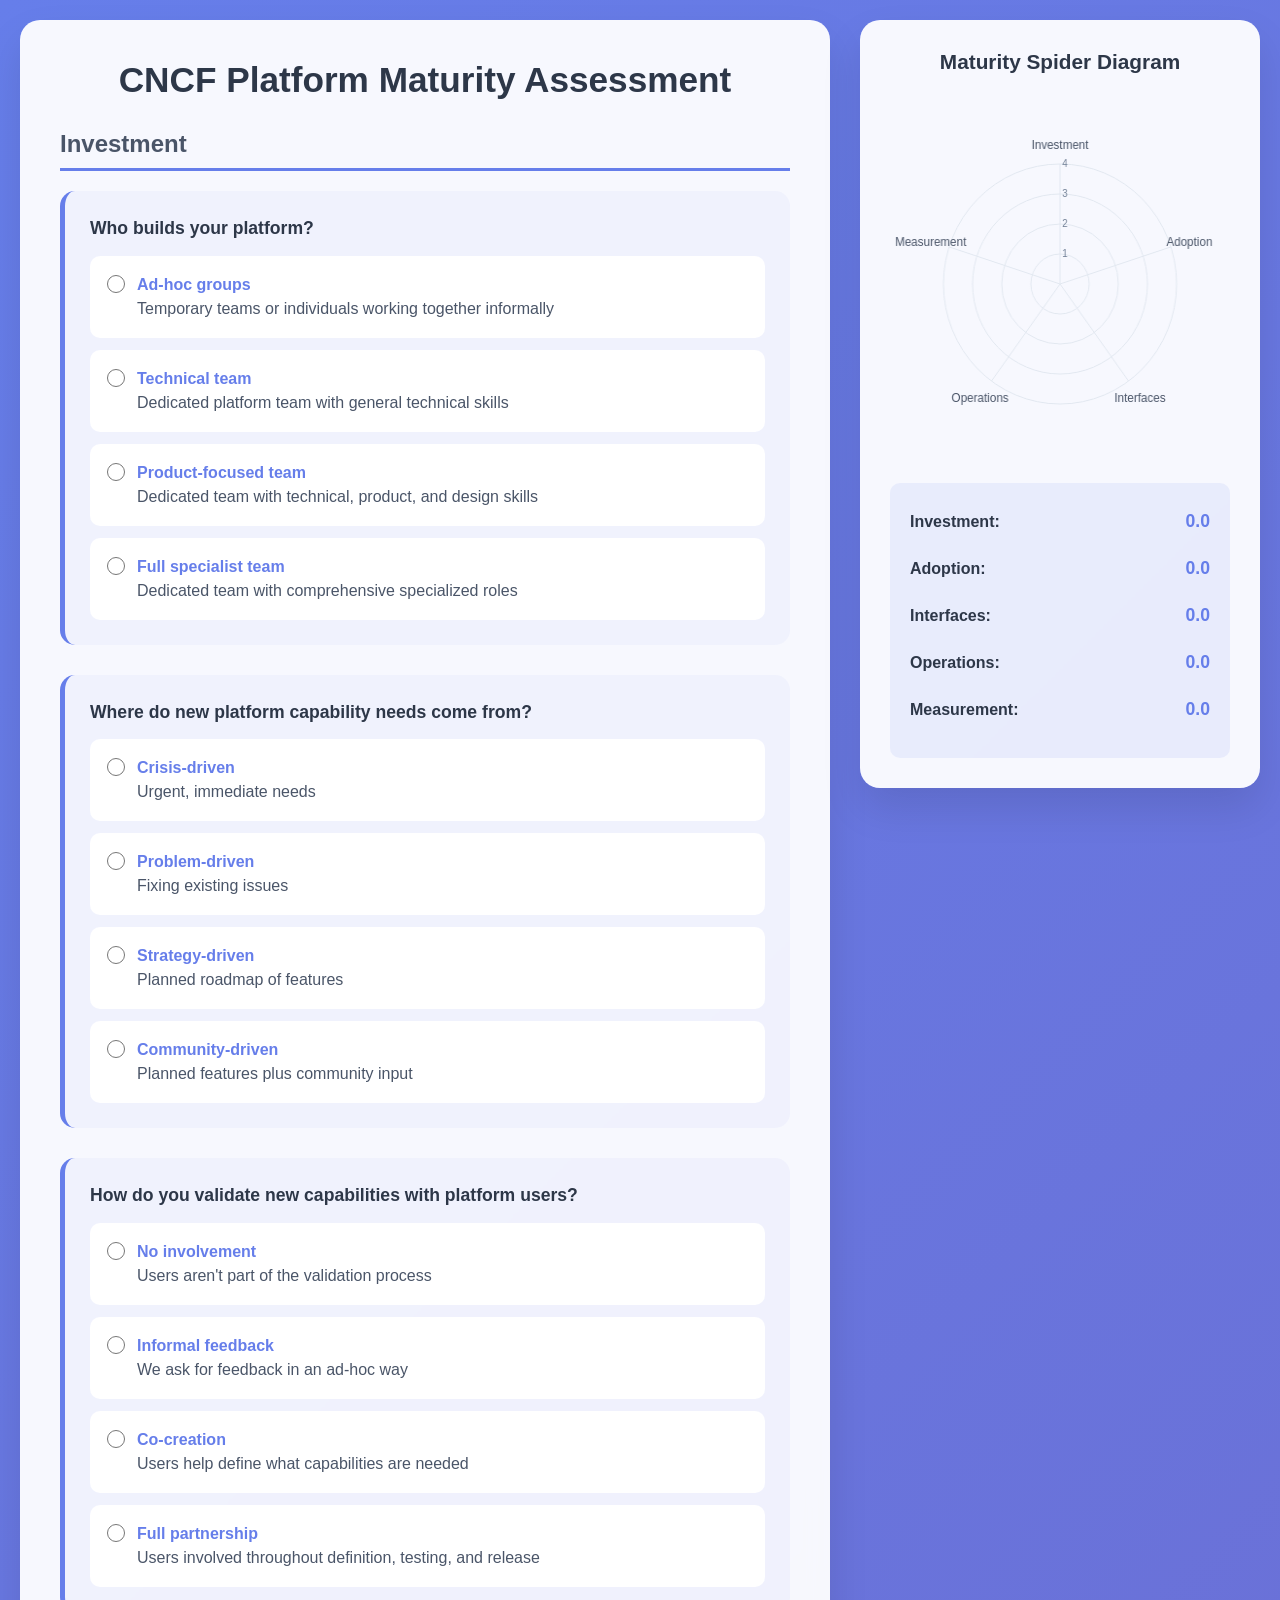
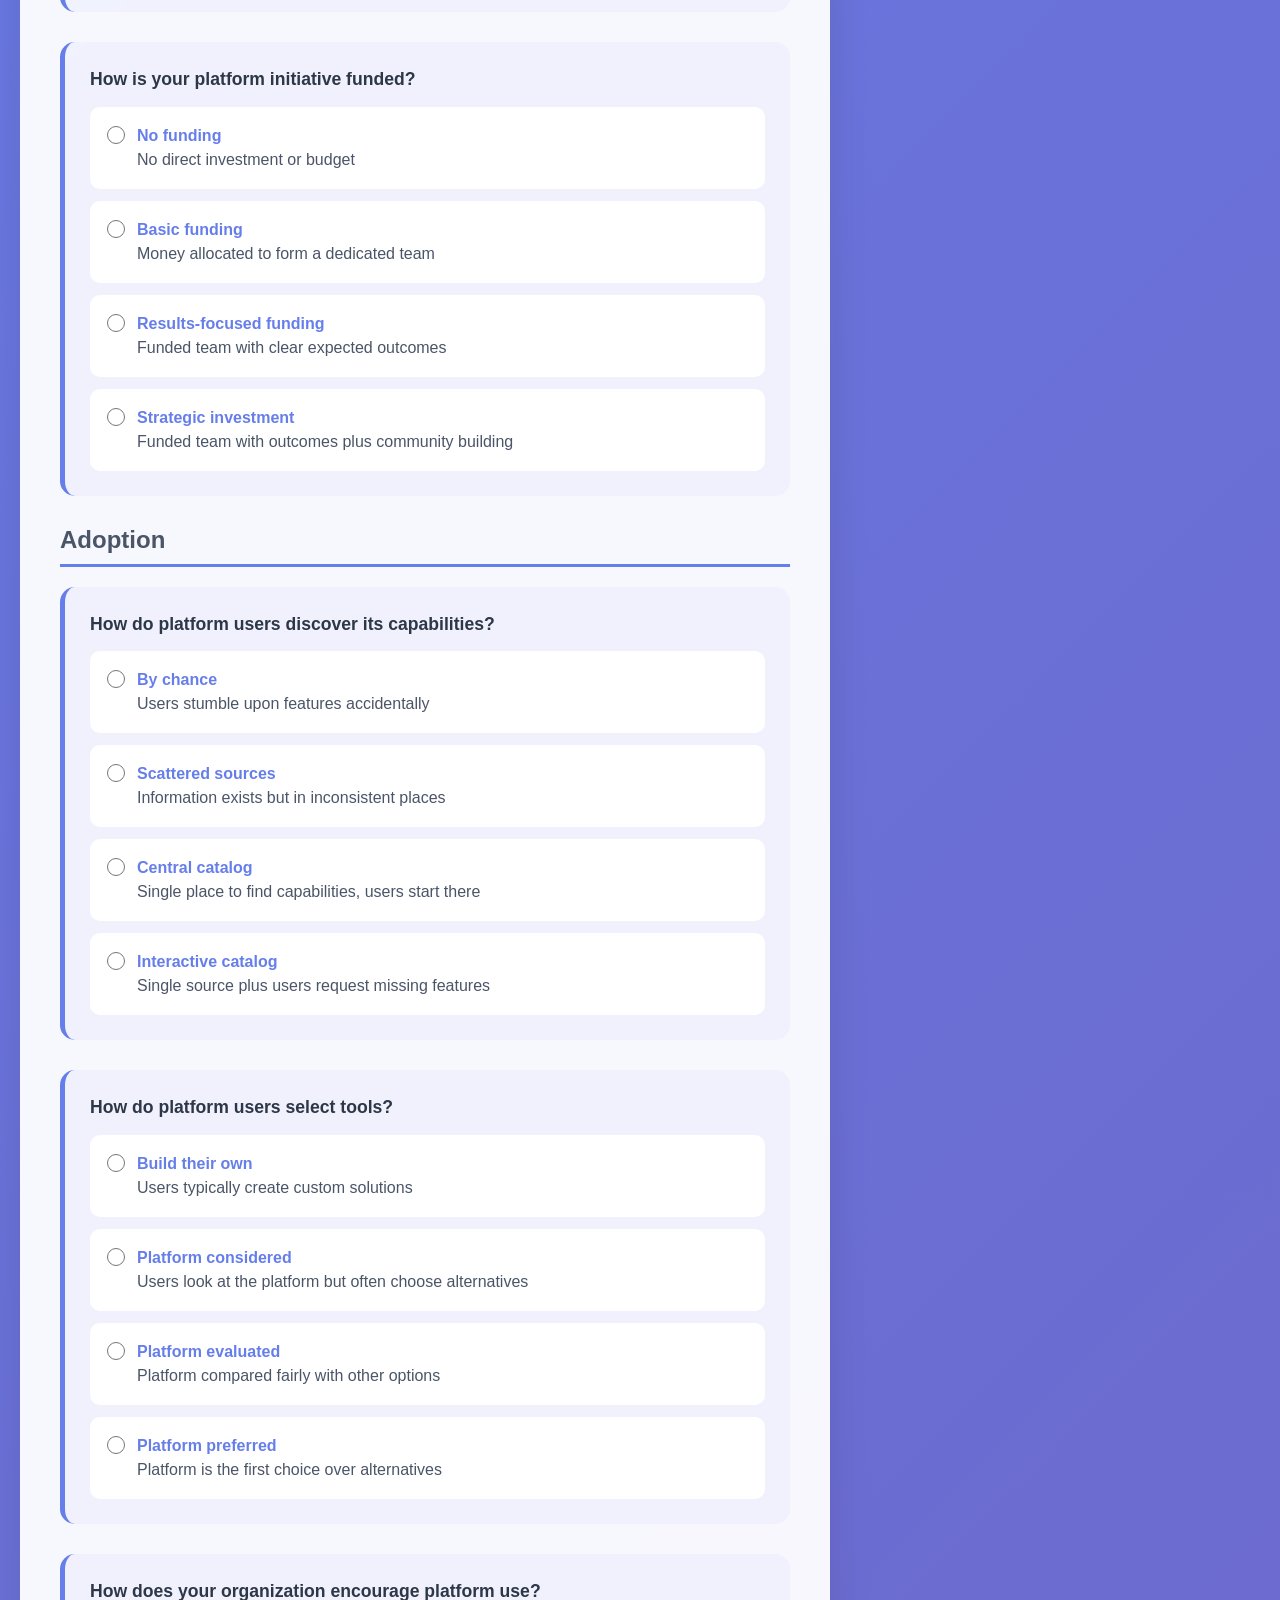
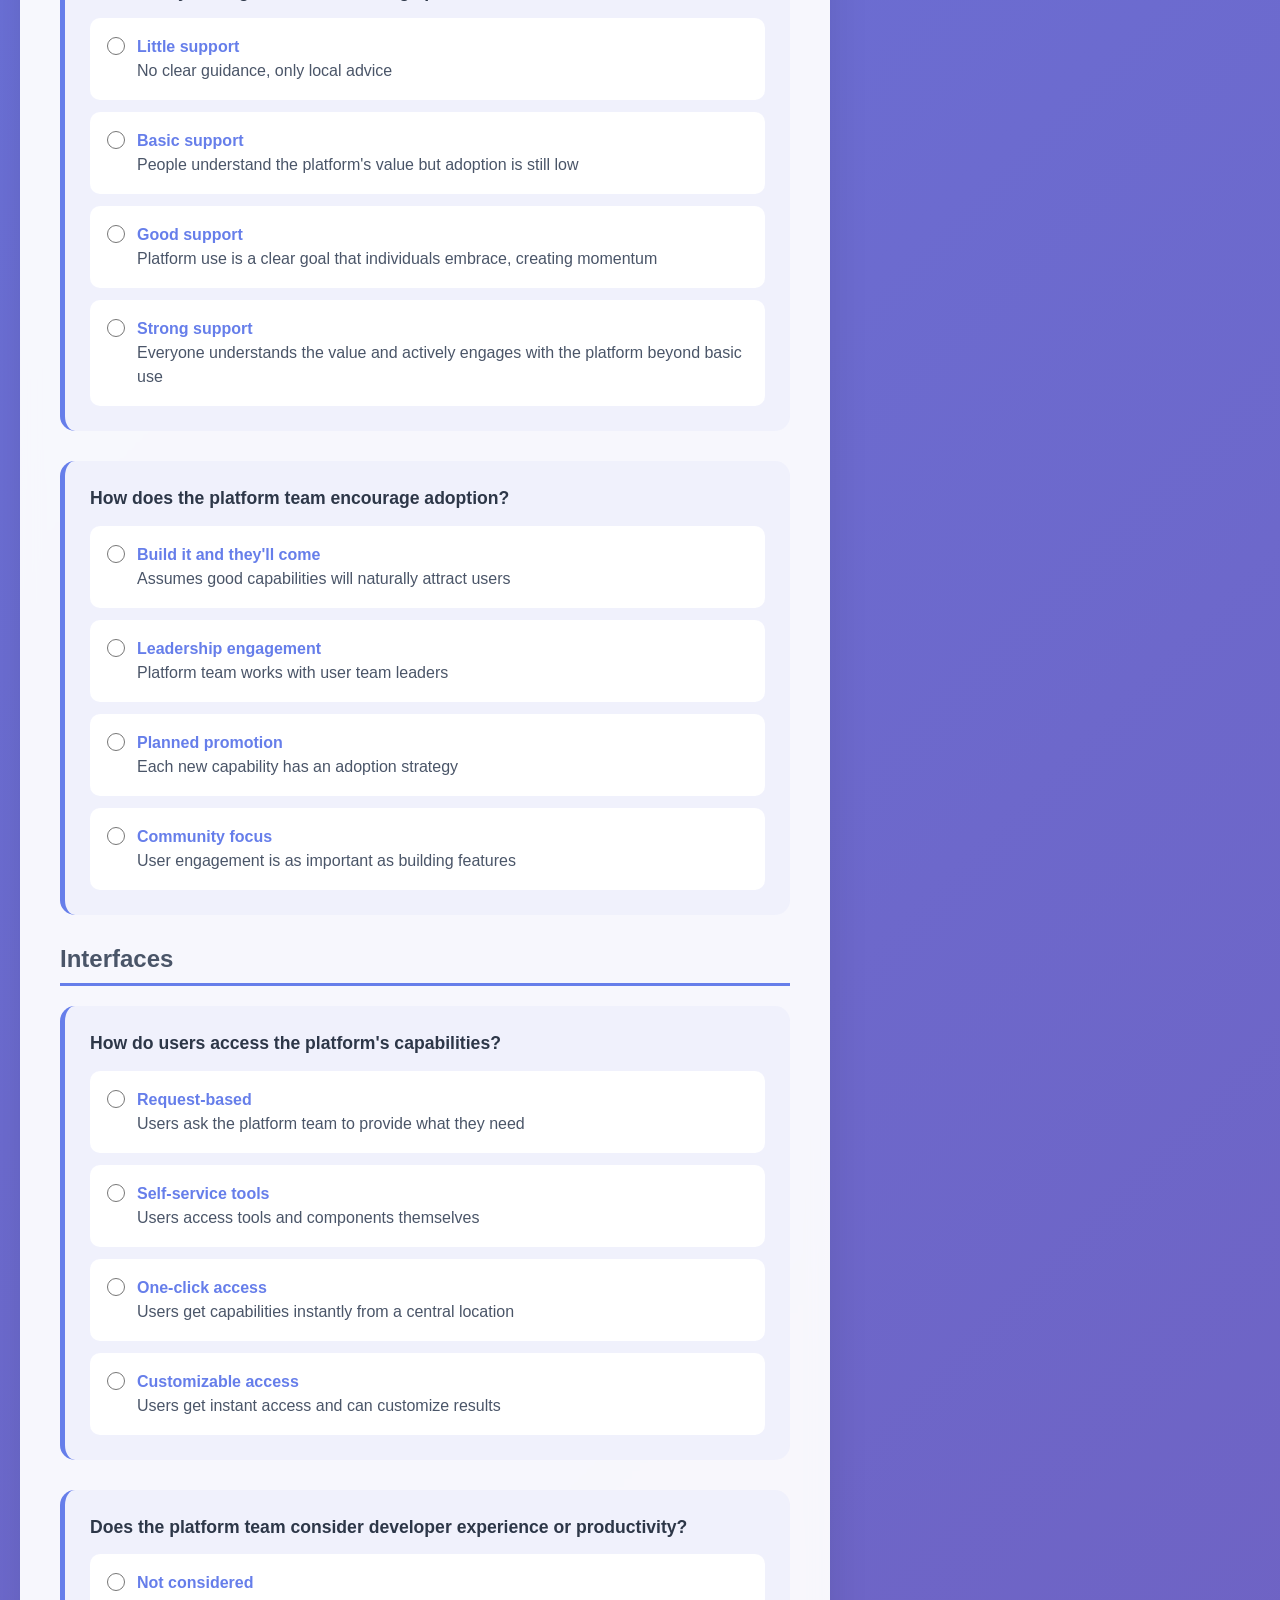
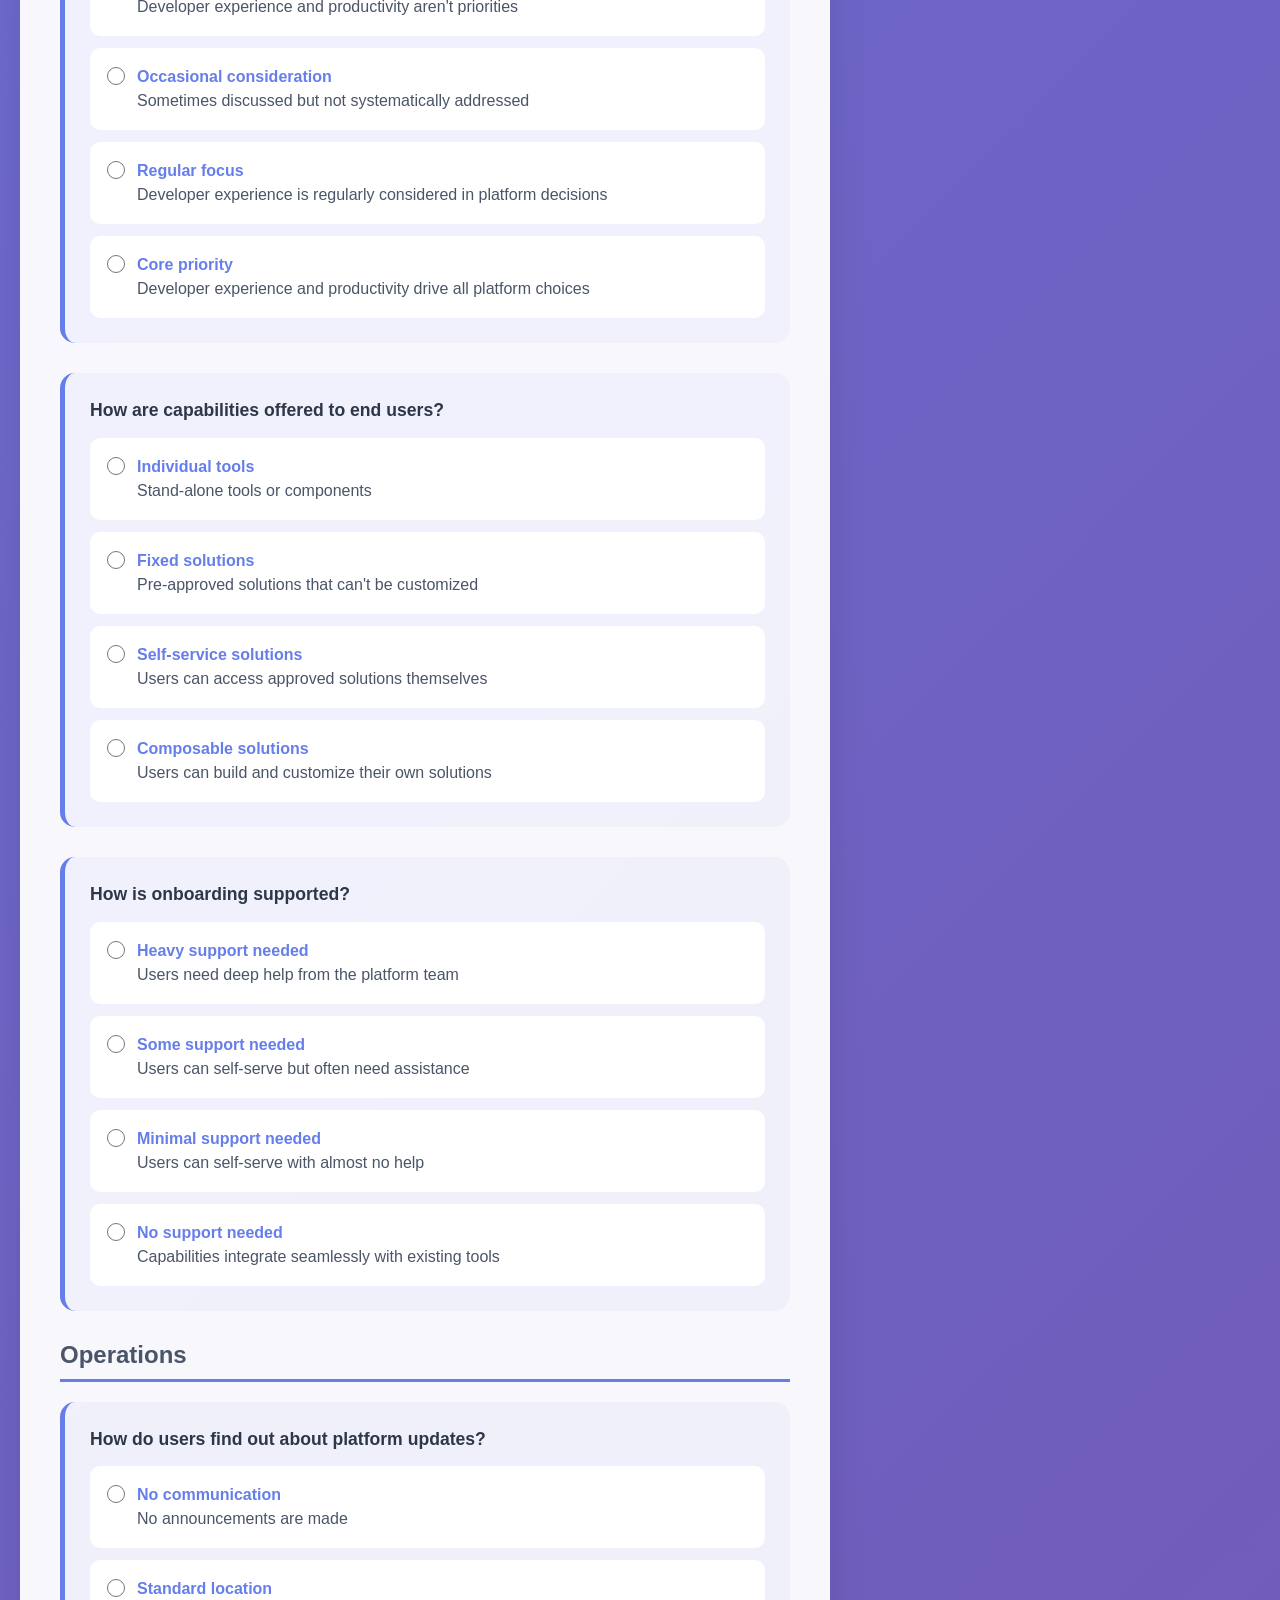
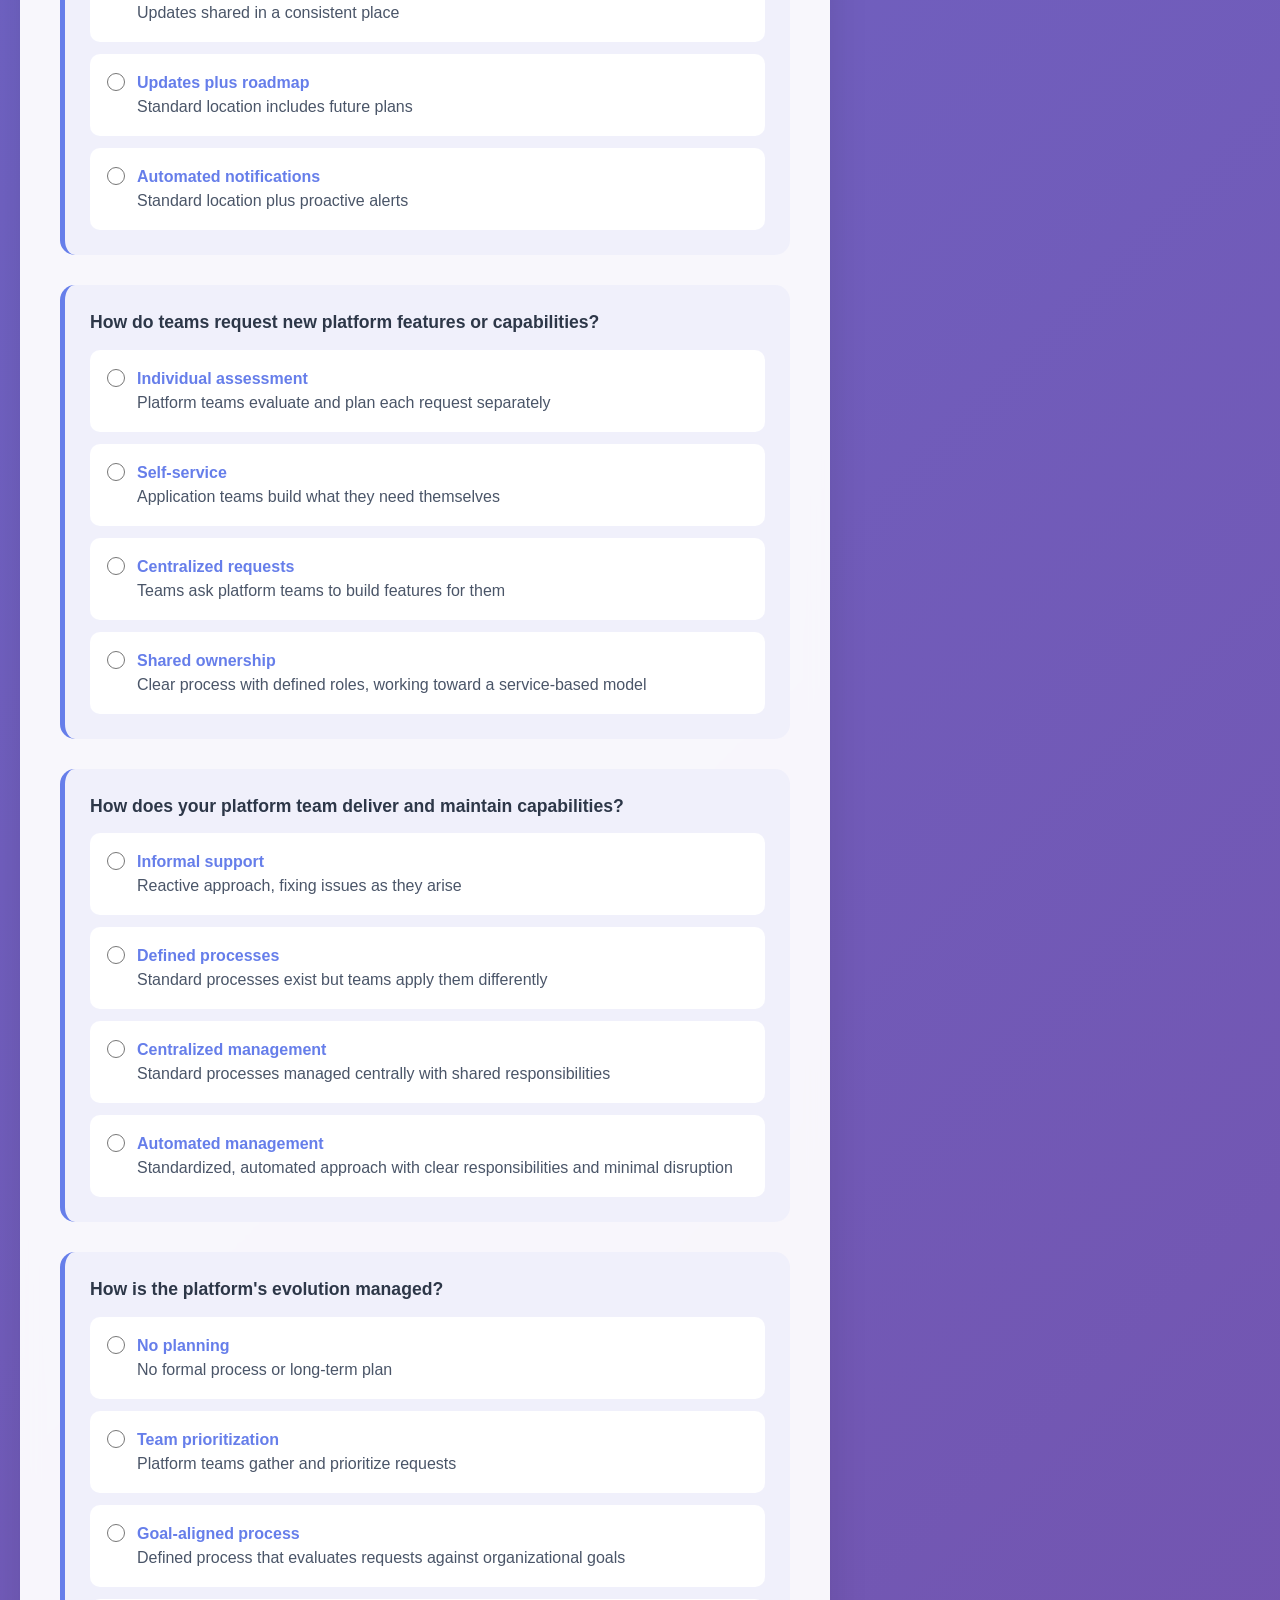
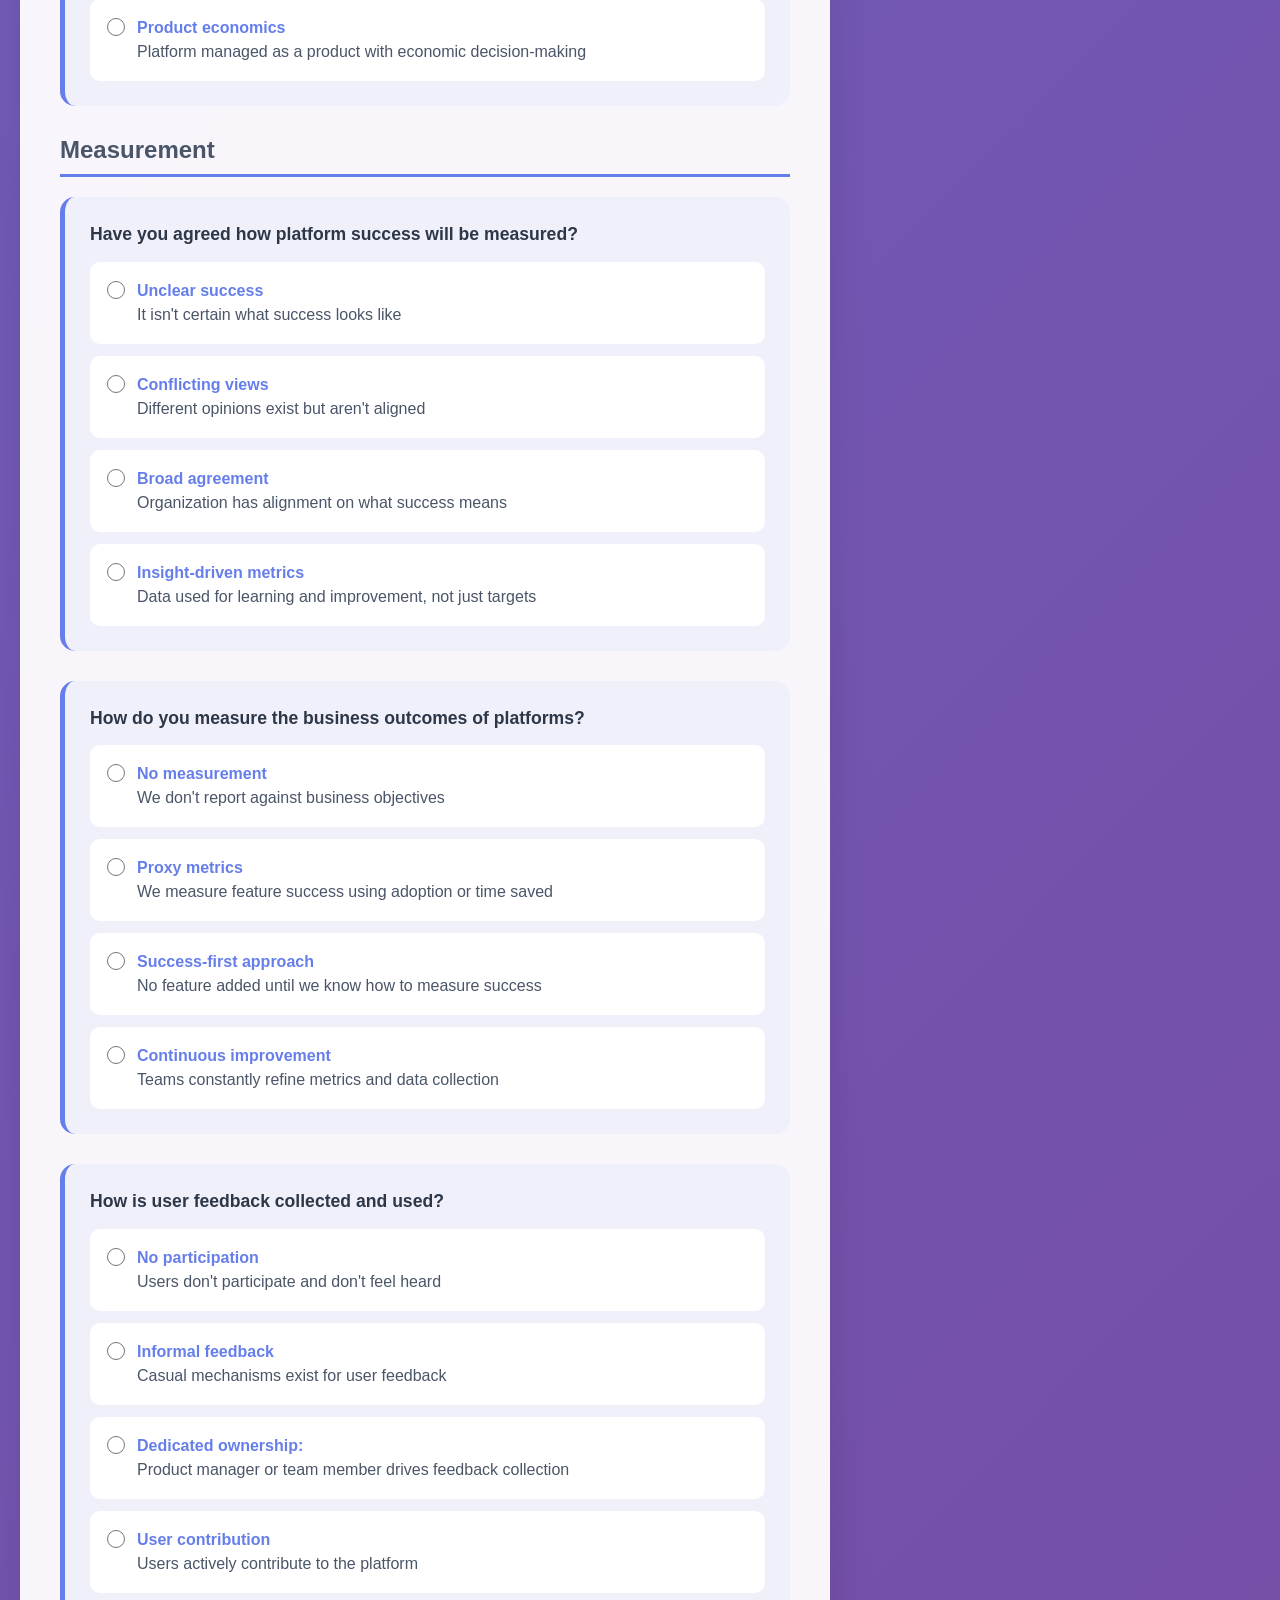
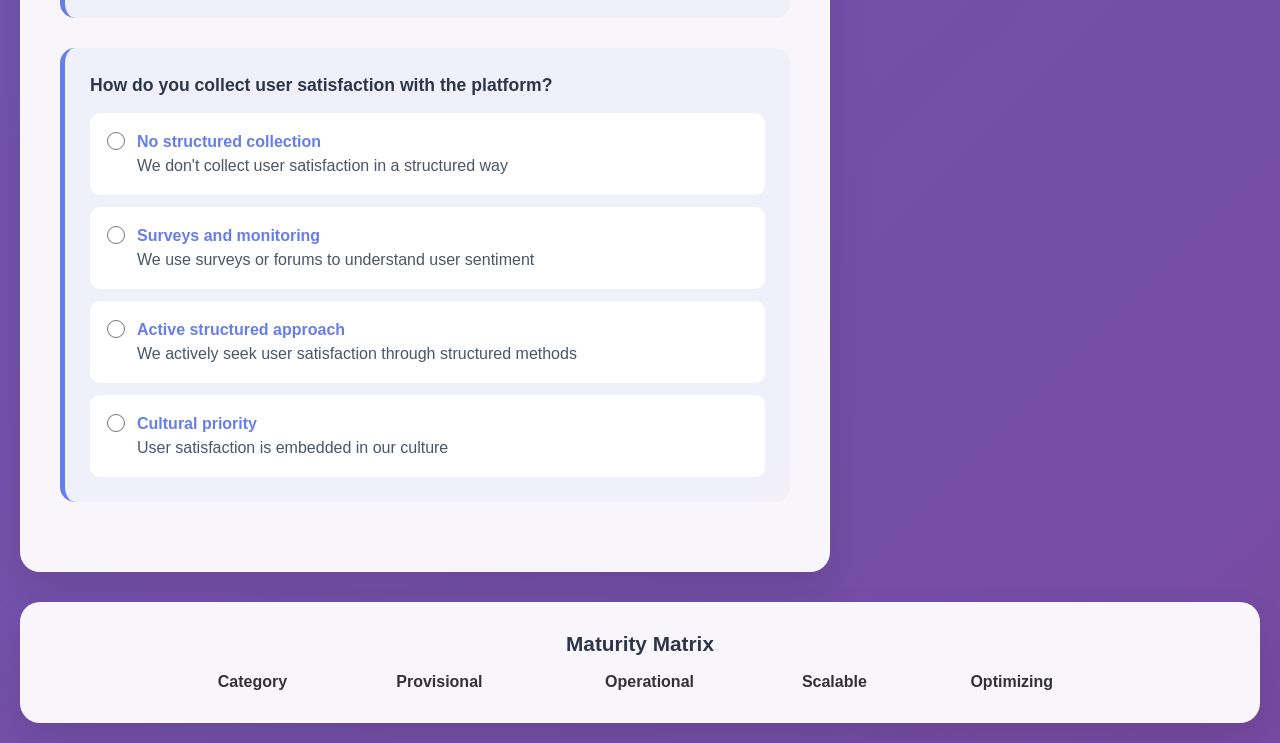
<file: src/index.html>
<!DOCTYPE html>
<html lang="en">
<head>
    <meta charset="UTF-8">
    <meta name="viewport" content="width=device-width, initial-scale=1.0">
    <title>CNCF Platform Maturity Assessment</title>
    <link rel="stylesheet" href="style.css">
</head>
<body>
    <div class="container">
        <div class="form-section">
            <h1>CNCF Platform Maturity Assessment</h1>
            <form id="maturityForm">
                <!-- Investment Category -->
                <h2>Investment</h2>
                
                <div class="question-group">
                    <div class="question">Who builds your platform?</div>
                    <div class="options">
                        <label class="option">
                            <input type="radio" name="investment_1" value="1">
                            <div class="option-text">
                                <span class="option-level">Ad-hoc groups</span><br>
                                <span class="option-description">Temporary teams or individuals working together informally</span>
                            </div>
                        </label>
                        <label class="option">
                            <input type="radio" name="investment_1" value="2">
                            <div class="option-text">
                                <span class="option-level">Technical team</span><br>
                                <span class="option-description">Dedicated platform team with general technical skills</span>
                            </div>
                        </label>
                        <label class="option">
                            <input type="radio" name="investment_1" value="3">
                            <div class="option-text">
                                <span class="option-level">Product-focused team</span><br>
                                <span class="option-description">Dedicated team with technical, product, and design skills</span>
                            </div>
                        </label>
                        <label class="option">
                            <input type="radio" name="investment_1" value="4">
                            <div class="option-text">
                                <span class="option-level">Full specialist team</span><br>
                                <span class="option-description">Dedicated team with comprehensive specialized roles</span>
                            </div>
                        </label>
                    </div>
                </div>

                <div class="question-group">
                    <div class="question">Where do new platform capability needs come from?</div>
                    <div class="options">
                        <label class="option">
                            <input type="radio" name="investment_2" value="1">
                            <div class="option-text">
                                <span class="option-level">Crisis-driven</span><br>
                                <span class="option-description">Urgent, immediate needs</span>
                            </div>
                        </label>
                        <label class="option">
                            <input type="radio" name="investment_2" value="2">
                            <div class="option-text">
                                <span class="option-level">Problem-driven</span><br>
                                <span class="option-description">Fixing existing issues</span>
                            </div>
                        </label>
                        <label class="option">
                            <input type="radio" name="investment_2" value="3">
                            <div class="option-text">
                                <span class="option-level">Strategy-driven</span><br>
                                <span class="option-description">Planned roadmap of features</span>
                            </div>
                        </label>
                        <label class="option">
                            <input type="radio" name="investment_2" value="4">
                            <div class="option-text">
                                <span class="option-level">Community-driven</span><br>
                                <span class="option-description">Planned features plus community input</span>
                            </div>
                        </label>
                    </div>
                </div>

                <div class="question-group">
                    <div class="question">How do you validate new capabilities with platform users?</div>
                    <div class="options">
                        <label class="option">
                            <input type="radio" name="investment_3" value="1">
                            <div class="option-text">
                                <span class="option-level">No involvement</span><br>
                                <span class="option-description">Users aren't part of the validation process</span>
                            </div>
                        </label>
                        <label class="option">
                            <input type="radio" name="investment_3" value="2">
                            <div class="option-text">
                                <span class="option-level">Informal feedback</span><br>
                                <span class="option-description">We ask for feedback in an ad-hoc way</span>
                            </div>
                        </label>
                        <label class="option">
                            <input type="radio" name="investment_3" value="3">
                            <div class="option-text">
                                <span class="option-level">Co-creation</span><br>
                                <span class="option-description">Users help define what capabilities are needed</span>
                            </div>
                        </label>
                        <label class="option">
                            <input type="radio" name="investment_3" value="4">
                            <div class="option-text">
                                <span class="option-level">Full partnership</span><br>
                                <span class="option-description">Users involved throughout definition, testing, and release</span>
                            </div>
                        </label>
                    </div>
                </div>

                <div class="question-group">
                    <div class="question">How is your platform initiative funded?</div>
                    <div class="options">
                        <label class="option">
                            <input type="radio" name="investment_4" value="1">
                            <div class="option-text">
                                <span class="option-level">No funding</span><br>
                                <span class="option-description">No direct investment or budget</span>
                            </div>
                        </label>
                        <label class="option">
                            <input type="radio" name="investment_4" value="2">
                            <div class="option-text">
                                <span class="option-level">Basic funding</span><br>
                                <span class="option-description">Money allocated to form a dedicated team</span>
                            </div>
                        </label>
                        <label class="option">
                            <input type="radio" name="investment_4" value="3">
                            <div class="option-text">
                                <span class="option-level">Results-focused funding</span><br>
                                <span class="option-description">Funded team with clear expected outcomes</span>
                            </div>
                        </label>
                        <label class="option">
                            <input type="radio" name="investment_4" value="4">
                            <div class="option-text">
                                <span class="option-level">Strategic investment</span><br>
                                <span class="option-description">Funded team with outcomes plus community building</span>
                            </div>
                        </label>
                    </div>
                </div>

                <!-- Adoption Category -->
                <h2>Adoption</h2>
                
                <div class="question-group">
                    <div class="question">How do platform users discover its capabilities?</div>
                    <div class="options">
                        <label class="option">
                            <input type="radio" name="adoption_1" value="1">
                            <div class="option-text">
                                <span class="option-level">By chance</span><br>
                                <span class="option-description">Users stumble upon features accidentally</span>
                            </div>
                        </label>
                        <label class="option">
                            <input type="radio" name="adoption_1" value="2">
                            <div class="option-text">
                                <span class="option-level">Scattered sources</span><br>
                                <span class="option-description">Information exists but in inconsistent places</span>
                            </div>
                        </label>
                        <label class="option">
                            <input type="radio" name="adoption_1" value="3">
                            <div class="option-text">
                                <span class="option-level">Central catalog</span><br>
                                <span class="option-description">Single place to find capabilities, users start there</span>
                            </div>
                        </label>
                        <label class="option">
                            <input type="radio" name="adoption_1" value="4">
                            <div class="option-text">
                                <span class="option-level">Interactive catalog</span><br>
                                <span class="option-description">Single source plus users request missing features</span>
                            </div>
                        </label>
                    </div>
                </div>

                <div class="question-group">
                    <div class="question">How do platform users select tools?</div>
                    <div class="options">
                        <label class="option">
                            <input type="radio" name="adoption_2" value="1">
                            <div class="option-text">
                                <span class="option-level">Build their own</span><br>
                                <span class="option-description">Users typically create custom solutions</span>
                            </div>
                        </label>
                        <label class="option">
                            <input type="radio" name="adoption_2" value="2">
                            <div class="option-text">
                                <span class="option-level">Platform considered</span><br>
                                <span class="option-description">Users look at the platform but often choose alternatives</span>
                            </div>
                        </label>
                        <label class="option">
                            <input type="radio" name="adoption_2" value="3">
                            <div class="option-text">
                                <span class="option-level">Platform evaluated</span><br>
                                <span class="option-description">Platform compared fairly with other options</span>
                            </div>
                        </label>
                        <label class="option">
                            <input type="radio" name="adoption_2" value="4">
                            <div class="option-text">
                                <span class="option-level">Platform preferred</span><br>
                                <span class="option-description">Platform is the first choice over alternatives</span>
                            </div>
                        </label>
                    </div>
                </div>

                <div class="question-group">
                    <div class="question">How does your organization encourage platform use?</div>
                    <div class="options">
                        <label class="option">
                            <input type="radio" name="adoption_3" value="1">
                            <div class="option-text">
                                <span class="option-level">Little support</span><br>
                                <span class="option-description">No clear guidance, only local advice</span>
                            </div>
                        </label>
                        <label class="option">
                            <input type="radio" name="adoption_3" value="2">
                            <div class="option-text">
                                <span class="option-level">Basic support</span><br>
                                <span class="option-description">People understand the platform's value but adoption is still low</span>
                            </div>
                        </label>
                        <label class="option">
                            <input type="radio" name="adoption_3" value="3">
                            <div class="option-text">
                                <span class="option-level">Good support</span><br>
                                <span class="option-description">Platform use is a clear goal that individuals embrace, creating momentum</span>
                            </div>
                        </label>
                        <label class="option">
                            <input type="radio" name="adoption_3" value="4">
                            <div class="option-text">
                                <span class="option-level">Strong support</span><br>
                                <span class="option-description">Everyone understands the value and actively engages with the platform beyond basic use</span>
                            </div>
                        </label>
                    </div>
                </div>

                <div class="question-group">
                    <div class="question">How does the platform team encourage adoption?</div>
                    <div class="options">
                        <label class="option">
                            <input type="radio" name="adoption_4" value="1">
                            <div class="option-text">
                                <span class="option-level">Build it and they'll come</span><br>
                                <span class="option-description">Assumes good capabilities will naturally attract users</span>
                            </div>
                        </label>
                        <label class="option">
                            <input type="radio" name="adoption_4" value="2">
                            <div class="option-text">
                                <span class="option-level">Leadership engagement</span><br>
                                <span class="option-description">Platform team works with user team leaders</span>
                            </div>
                        </label>
                        <label class="option">
                            <input type="radio" name="adoption_4" value="3">
                            <div class="option-text">
                                <span class="option-level">Planned promotion</span><br>
                                <span class="option-description">Each new capability has an adoption strategy</span>
                            </div>
                        </label>
                        <label class="option">
                            <input type="radio" name="adoption_4" value="4">
                            <div class="option-text">
                                <span class="option-level">Community focus</span><br>
                                <span class="option-description">User engagement is as important as building features</span>
                            </div>
                        </label>
                    </div>
                </div>

                <!-- Interfaces Category -->
                <h2>Interfaces</h2>
                
                <div class="question-group">
                    <div class="question">How do users access the platform's capabilities?</div>
                    <div class="options">
                        <label class="option">
                            <input type="radio" name="interfaces_1" value="1">
                            <div class="option-text">
                                <span class="option-level">Request-based</span><br>
                                <span class="option-description">Users ask the platform team to provide what they need</span>
                            </div>
                        </label>
                        <label class="option">
                            <input type="radio" name="interfaces_1" value="2">
                            <div class="option-text">
                                <span class="option-level">Self-service tools</span><br>
                                <span class="option-description">Users access tools and components themselves</span>
                            </div>
                        </label>
                        <label class="option">
                            <input type="radio" name="interfaces_1" value="3">
                            <div class="option-text">
                                <span class="option-level">One-click access</span><br>
                                <span class="option-description">Users get capabilities instantly from a central location</span>
                            </div>
                        </label>
                        <label class="option">
                            <input type="radio" name="interfaces_1" value="4">
                            <div class="option-text">
                                <span class="option-level">Customizable access</span><br>
                                <span class="option-description">Users get instant access and can customize results</span>
                            </div>
                        </label>
                    </div>
                </div>

                <div class="question-group">
                    <div class="question">Does the platform team consider developer experience or productivity?</div>
                    <div class="options">
                        <label class="option">
                            <input type="radio" name="interfaces_2" value="1">
                            <div class="option-text">
                                <span class="option-level">Not considered</span><br>
                                <span class="option-description">Developer experience and productivity aren't priorities</span>
                            </div>
                        </label>
                        <label class="option">
                            <input type="radio" name="interfaces_2" value="2">
                            <div class="option-text">
                                <span class="option-level">Occasional consideration</span><br>
                                <span class="option-description">Sometimes discussed but not systematically addressed</span>
                            </div>
                        </label>
                        <label class="option">
                            <input type="radio" name="interfaces_2" value="3">
                            <div class="option-text">
                                <span class="option-level">Regular focus</span><br>
                                <span class="option-description">Developer experience is regularly considered in platform decisions</span>
                            </div>
                        </label>
                        <label class="option">
                            <input type="radio" name="interfaces_2" value="4">
                            <div class="option-text">
                                <span class="option-level">Core priority</span><br>
                                <span class="option-description">Developer experience and productivity drive all platform choices</span>
                            </div>
                        </label>
                    </div>
                </div>

                <div class="question-group">
                    <div class="question">How are capabilities offered to end users?</div>
                    <div class="options">
                        <label class="option">
                            <input type="radio" name="interfaces_3" value="1">
                            <div class="option-text">
                                <span class="option-level">Individual tools</span><br>
                                <span class="option-description">Stand-alone tools or components</span>
                            </div>
                        </label>
                        <label class="option">
                            <input type="radio" name="interfaces_3" value="2">
                            <div class="option-text">
                                <span class="option-level">Fixed solutions</span><br>
                                <span class="option-description">Pre-approved solutions that can't be customized</span>
                            </div>
                        </label>
                        <label class="option">
                            <input type="radio" name="interfaces_3" value="3">
                            <div class="option-text">
                                <span class="option-level">Self-service solutions</span><br>
                                <span class="option-description">Users can access approved solutions themselves</span>
                            </div>
                        </label>
                        <label class="option">
                            <input type="radio" name="interfaces_3" value="4">
                            <div class="option-text">
                                <span class="option-level">Composable solutions</span><br>
                                <span class="option-description">Users can build and customize their own solutions</span>
                            </div>
                        </label>
                    </div>
                </div>

                <div class="question-group">
                    <div class="question">How is onboarding supported?</div>
                    <div class="options">
                        <label class="option">
                            <input type="radio" name="interfaces_4" value="1">
                            <div class="option-text">
                                <span class="option-level">Heavy support needed</span><br>
                                <span class="option-description">Users need deep help from the platform team</span>
                            </div>
                        </label>
                        <label class="option">
                            <input type="radio" name="interfaces_4" value="2">
                            <div class="option-text">
                                <span class="option-level">Some support needed</span><br>
                                <span class="option-description">Users can self-serve but often need assistance</span>
                            </div>
                        </label>
                        <label class="option">
                            <input type="radio" name="interfaces_4" value="3">
                            <div class="option-text">
                                <span class="option-level">Minimal support needed</span><br>
                                <span class="option-description">Users can self-serve with almost no help</span>
                            </div>
                        </label>
                        <label class="option">
                            <input type="radio" name="interfaces_4" value="4">
                            <div class="option-text">
                                <span class="option-level">No support needed</span><br>
                                <span class="option-description">Capabilities integrate seamlessly with existing tools</span>
                            </div>
                        </label>
                    </div>
                </div>

                <!-- Operations Category -->
                <h2>Operations</h2>
                
                <div class="question-group">
                    <div class="question">How do users find out about platform updates?</div>
                    <div class="options">
                        <label class="option">
                            <input type="radio" name="operations_1" value="1">
                            <div class="option-text">
                                <span class="option-level">No communication</span><br>
                                <span class="option-description">No announcements are made</span>
                            </div>
                        </label>
                        <label class="option">
                            <input type="radio" name="operations_1" value="2">
                            <div class="option-text">
                                <span class="option-level">Standard location</span><br>
                                <span class="option-description">Updates shared in a consistent place</span>
                            </div>
                        </label>
                        <label class="option">
                            <input type="radio" name="operations_1" value="3">
                            <div class="option-text">
                                <span class="option-level">Updates plus roadmap</span><br>
                                <span class="option-description">Standard location includes future plans</span>
                            </div>
                        </label>
                        <label class="option">
                            <input type="radio" name="operations_1" value="4">
                            <div class="option-text">
                                <span class="option-level">Automated notifications</span><br>
                                <span class="option-description">Standard location plus proactive alerts</span>
                            </div>
                        </label>
                    </div>
                </div>

                <div class="question-group">
                    <div class="question">How do teams request new platform features or capabilities?</div>
                    <div class="options">
                        <label class="option">
                            <input type="radio" name="operations_2" value="1">
                            <div class="option-text">
                                <span class="option-level">Individual assessment</span><br>
                                <span class="option-description">Platform teams evaluate and plan each request separately</span>
                            </div>
                        </label>
                        <label class="option">
                            <input type="radio" name="operations_2" value="2">
                            <div class="option-text">
                                <span class="option-level">Self-service</span><br>
                                <span class="option-description">Application teams build what they need themselves</span>
                            </div>
                        </label>
                        <label class="option">
                            <input type="radio" name="operations_2" value="3">
                            <div class="option-text">
                                <span class="option-level">Centralized requests</span><br>
                                <span class="option-description">Teams ask platform teams to build features for them</span>
                            </div>
                        </label>
                        <label class="option">
                            <input type="radio" name="operations_2" value="4">
                            <div class="option-text">
                                <span class="option-level">Shared ownership</span><br>
                                <span class="option-description">Clear process with defined roles, working toward a service-based model</span>
                            </div>
                        </label>
                    </div>
                </div>

                <div class="question-group">
                    <div class="question">How does your platform team deliver and maintain capabilities?</div>
                    <div class="options">
                        <label class="option">
                            <input type="radio" name="operations_3" value="1">
                            <div class="option-text">
                                <span class="option-level">Informal support</span><br>
                                <span class="option-description">Reactive approach, fixing issues as they arise</span>
                            </div>
                        </label>
                        <label class="option">
                            <input type="radio" name="operations_3" value="2">
                            <div class="option-text">
                                <span class="option-level">Defined processes</span><br>
                                <span class="option-description">Standard processes exist but teams apply them differently</span>
                            </div>
                        </label>
                        <label class="option">
                            <input type="radio" name="operations_3" value="3">
                            <div class="option-text">
                                <span class="option-level">Centralized management</span><br>
                                <span class="option-description">Standard processes managed centrally with shared responsibilities</span>
                            </div>
                        </label>
                        <label class="option">
                            <input type="radio" name="operations_3" value="4">
                            <div class="option-text">
                                <span class="option-level">Automated management</span><br>
                                <span class="option-description">Standardized, automated approach with clear responsibilities and minimal disruption</span>
                            </div>
                        </label>
                    </div>
                </div>

                <div class="question-group">
                    <div class="question">How is the platform's evolution managed?</div>
                    <div class="options">
                        <label class="option">
                            <input type="radio" name="operations_4" value="1">
                            <div class="option-text">
                                <span class="option-level">No planning</span><br>
                                <span class="option-description">No formal process or long-term plan</span>
                            </div>
                        </label>
                        <label class="option">
                            <input type="radio" name="operations_4" value="2">
                            <div class="option-text">
                                <span class="option-level">Team prioritization</span><br>
                                <span class="option-description">Platform teams gather and prioritize requests</span>
                            </div>
                        </label>
                        <label class="option">
                            <input type="radio" name="operations_4" value="3">
                            <div class="option-text">
                                <span class="option-level">Goal-aligned process</span><br>
                                <span class="option-description">Defined process that evaluates requests against organizational goals</span>
                            </div>
                        </label>
                        <label class="option">
                            <input type="radio" name="operations_4" value="4">
                            <div class="option-text">
                                <span class="option-level">Product economics</span><br>
                                <span class="option-description">Platform managed as a product with economic decision-making</span>
                            </div>
                        </label>
                    </div>
                </div>

                <!-- Measurement Category -->
                <h2>Measurement</h2>
                
                <div class="question-group">
                    <div class="question">Have you agreed how platform success will be measured?</div>
                    <div class="options">
                        <label class="option">
                            <input type="radio" name="measurement_1" value="1">
                            <div class="option-text">
                                <span class="option-level">Unclear success</span><br>
                                <span class="option-description">It isn't certain what success looks like</span>
                            </div>
                        </label>
                        <label class="option">
                            <input type="radio" name="measurement_1" value="2">
                            <div class="option-text">
                                <span class="option-level">Conflicting views</span><br>
                                <span class="option-description">Different opinions exist but aren't aligned</span>
                            </div>
                        </label>
                        <label class="option">
                            <input type="radio" name="measurement_1" value="3">
                            <div class="option-text">
                                <span class="option-level">Broad agreement</span><br>
                                <span class="option-description">Organization has alignment on what success means</span>
                            </div>
                        </label>
                        <label class="option">
                            <input type="radio" name="measurement_1" value="4">
                            <div class="option-text">
                                <span class="option-level">Insight-driven metrics</span><br>
                                <span class="option-description">Data used for learning and improvement, not just targets</span>
                            </div>
                        </label>
                    </div>
                </div>

                <div class="question-group">
                    <div class="question">How do you measure the business outcomes of platforms?</div>
                    <div class="options">
                        <label class="option">
                            <input type="radio" name="measurement_2" value="1">
                            <div class="option-text">
                                <span class="option-level">No measurement</span><br>
                                <span class="option-description">We don't report against business objectives</span>
                            </div>
                        </label>
                        <label class="option">
                            <input type="radio" name="measurement_2" value="2">
                            <div class="option-text">
                                <span class="option-level">Proxy metrics</span><br>
                                <span class="option-description">We measure feature success using adoption or time saved</span>
                            </div>
                        </label>
                        <label class="option">
                            <input type="radio" name="measurement_2" value="3">
                            <div class="option-text">
                                <span class="option-level">Success-first approach</span><br>
                                <span class="option-description">No feature added until we know how to measure success</span>
                            </div>
                        </label>
                        <label class="option">
                            <input type="radio" name="measurement_2" value="4">
                            <div class="option-text">
                                <span class="option-level">Continuous improvement</span><br>
                                <span class="option-description">Teams constantly refine metrics and data collection</span>
                            </div>
                        </label>
                    </div>
                </div>

                <div class="question-group">
                    <div class="question">How is user feedback collected and used?</div>
                    <div class="options">
                        <label class="option">
                            <input type="radio" name="measurement_3" value="1">
                            <div class="option-text">
                                <span class="option-level">No participation</span><br>
                                <span class="option-description">Users don't participate and don't feel heard</span>
                            </div>
                        </label>
                        <label class="option">
                            <input type="radio" name="measurement_3" value="2">
                            <div class="option-text">
                                <span class="option-level">Informal feedback</span><br>
                                <span class="option-description">Casual mechanisms exist for user feedback</span>
                            </div>
                        </label>
                        <label class="option">
                            <input type="radio" name="measurement_3" value="3">
                            <div class="option-text">
                                <span class="option-level">Dedicated ownership:</span><br>
                                <span class="option-description">Product manager or team member drives feedback collection</span>
                            </div>
                        </label>
                        <label class="option">
                            <input type="radio" name="measurement_3" value="4">
                            <div class="option-text">
                                <span class="option-level">User contribution</span><br>
                                <span class="option-description">Users actively contribute to the platform</span>
                            </div>
                        </label>
                    </div>
                </div>

                <div class="question-group">
                    <div class="question">How do you collect user satisfaction with the platform?</div>
                    <div class="options">
                        <label class="option">
                            <input type="radio" name="measurement_4" value="1">
                            <div class="option-text">
                                <span class="option-level">No structured collection</span><br>
                                <span class="option-description">We don't collect user satisfaction in a structured way</span>
                            </div>
                        </label>
                        <label class="option">
                            <input type="radio" name="measurement_4" value="2">
                            <div class="option-text">
                                <span class="option-level">Surveys and monitoring</span><br>
                                <span class="option-description">We use surveys or forums to understand user sentiment</span>
                            </div>
                        </label>
                        <label class="option">
                            <input type="radio" name="measurement_4" value="3">
                            <div class="option-text">
                                <span class="option-level">Active structured approach</span><br>
                                <span class="option-description">We actively seek user satisfaction through structured methods</span>
                            </div>
                        </label>
                        <label class="option">
                            <input type="radio" name="measurement_4" value="4">
                            <div class="option-text">
                                <span class="option-level">Cultural priority</span><br>
                                <span class="option-description">User satisfaction is embedded in our culture</span>
                            </div>
                        </label>
                    </div>
                </div>
            </form>
        </div>

        <div class="chart-section">
            <div class="chart-title">Maturity Spider Diagram</div>
            <canvas id="spiderChart"></canvas>
            <div class="scores">
                <div class="score-item">
                    <span class="score-label">Investment:</span>
                    <span class="score-value" id="investmentScore">0.0</span>
                </div>
                <div class="score-item">
                    <span class="score-label">Adoption:</span>
                    <span class="score-value" id="adoptionScore">0.0</span>
                </div>
                <div class="score-item">
                    <span class="score-label">Interfaces:</span>
                    <span class="score-value" id="interfacesScore">0.0</span>
                </div>
                <div class="score-item">
                    <span class="score-label">Operations:</span>
                    <span class="score-value" id="operationsScore">0.0</span>
                </div>
                <div class="score-item">
                    <span class="score-label">Measurement:</span>
                    <span class="score-value" id="measurementScore">0.0</span>
                </div>
            </div>
        </div>
    </div>

    <div class="matrix-section">
        <div class="chart-title">Maturity Matrix</div>
            <table>
                <thead>
                    <th>Category</th>
                    <th>Provisional</th>
                    <th>Operational</th>
                    <th>Scalable</th>
                    <th>Optimizing</th>
                </thead>
                <tbody id="matrix">

                </tbody>
            </table>
        </div>
    </div>

    <script src="app.js"></script>
</body>
</html>
</file>
<file: style.css>
:root {
    /* Primary Colors */
    --primary-color: #667eea;
    --primary-dark: #764ba2;
    
    /* Text Colors */
    --text-primary: #333;
    --text-heading-dark: #2d3748;
    --text-heading-medium: #4a5568;
    
    /* Background Colors */
    --bg-gradient-start: #667eea;
    --bg-gradient-end: #764ba2;
    --bg-white-translucent: rgba(255, 255, 255, 0.90);
    --bg-primary-light: rgba(102, 126, 234, 0.05);
    --bg-primary-medium: rgba(102, 126, 234, 0.1);
    --bg-primary-hover: rgba(102, 126, 234, 0.2);
    --bg-white: white;
    
    /* Heat Map Colors */
    --heat-1: rgba(102, 126, 234, 0.1);
    --heat-2: rgba(102, 126, 234, 0.3);
    --heat-3: rgba(102, 126, 234, 0.6);
    --heat-4: rgba(102, 126, 234, 0.9);
    
    /* Border Colors */
    --border-silver: silver;
    --border-transparent: transparent;
    
    /* Shadow Colors */
    --shadow-light: rgba(0, 0, 0, 0.1);
    
    /* Spacing Values */
    --spacing-xs: 8px;
    --spacing-sm: 10px;
    --spacing-md: 12px;
    --spacing-lg: 15px;
    --spacing-xl: 20px;
    --spacing-2xl: 25px;
    --spacing-3xl: 30px;
    --spacing-4xl: 40px;
    
    /* Border Radius */
    --radius-sm: 10px;
    --radius-md: 15px;
    --radius-lg: 20px;
    
    /* Font Weights */
    --font-weight-medium: 600;
    --font-weight-semibold: 700;
    
    /* Font Sizes */
    --font-size-base: 1em;
    --font-size-lg: 1.1em;
    --font-size-xl: 1.3em;
    --font-size-2xl: 1.5em;
    --font-size-3xl: 2.2em;
    
    /* Layout Values */
    --container-max-width: 1400px;
    --sidebar-width: 400px;
    --chart-height: 350px;
    --table-width: 100%;
    
    /* Input Sizes */
    --radio-size: 20px;
    
    /* Transitions */
    --transition-smooth: all 0.3s ease;
    
    /* Box Shadows */
    --shadow-card: 0 20px 40px var(--shadow-light);
    --shadow-hover: 0 5px 15px var(--bg-primary-hover);
}

* {
    margin: 0;
    padding: 0;
    box-sizing: border-box;
}

body {
    font-family: 'Segoe UI', Tahoma, Geneva, Verdana, sans-serif;
    background: linear-gradient(135deg, var(--bg-gradient-start) 0%, var(--bg-gradient-end) 100%);
    min-height: 100vh;
    padding: var(--spacing-xl);
    color: var(--text-primary);
}

.container {
    max-width: var(--container-max-width);
    margin: 0 auto;
    display: grid;
    grid-template-columns: 1fr var(--sidebar-width);
    gap: var(--spacing-3xl);
    margin-block-end: var(--spacing-3xl);
}

.form-section {
    background: var(--bg-white-translucent);
    backdrop-filter: blur(10px);
    border-radius: var(--radius-lg);
    padding: var(--spacing-4xl);
    box-shadow: var(--shadow-card);
}

.chart-section {
    background: var(--bg-white-translucent);
    backdrop-filter: blur(10px);
    border-radius: var(--radius-lg);
    padding: var(--spacing-3xl);
    box-shadow: var(--shadow-card);
    position: sticky;
    top: var(--spacing-xl);
    height: fit-content;
}

.matrix-section {
    background: var(--bg-white-translucent);
    backdrop-filter: blur(10px);
    border-radius: var(--radius-lg);
    padding: var(--spacing-3xl);
    box-shadow: var(--shadow-card);
}

.share-button {
    padding-block-start: 2em;
    text-align: center;
}

.share-button a {
    background: #667eea;
    color: white;
    border: none;
    padding: 10px 20px;
    border-radius: 8px;
    cursor: pointer;
    font-size: 14px;
    font-weight: 600;
}

h1 {
    color: var(--text-heading-dark);
    margin-bottom: var(--spacing-3xl);
    text-align: center;
    font-size: var(--font-size-3xl);
    font-weight: var(--font-weight-semibold);
}

h2 {
    color: var(--text-heading-medium);
    margin: var(--spacing-3xl) 0 var(--spacing-xl) 0;
    font-size: var(--font-size-2xl);
    font-weight: var(--font-weight-medium);
    border-bottom: 3px solid var(--primary-color);
    padding-bottom: var(--spacing-sm);
}

fieldset {
    border: 0;
}

legend {
    color: var(--text-heading-medium);
    margin: var(--spacing-3xl) 0 var(--spacing-xl) 0;
    font-size: var(--font-size-2xl);
    font-weight: var(--font-weight-medium);
    border-bottom: 3px solid var(--primary-color);
    padding-bottom: var(--spacing-sm);
}

table {
    width: var(--table-width);
    margin-inline: auto;
    margin-block-start: var(--spacing-xl);
    padding: var(--spacing-xl);
    table-layout: fixed;
}

td {
    padding-block: 0.6em;
}

.question-group {
    margin-bottom: var(--spacing-3xl);
    padding: var(--spacing-2xl);
    background: var(--bg-primary-light);
    border-radius: var(--radius-md);
    border-left: 5px solid var(--primary-color);
}

.question {
    font-weight: var(--font-weight-medium);
    margin-bottom: var(--spacing-lg);
    color: var(--text-heading-dark);
    font-size: var(--font-size-lg);
    line-height: 1.4;
}

.options {
    display: flex;
    flex-direction: column;
    gap: var(--spacing-md);
}

.option {
    display: flex;
    align-items: flex-start;
    gap: var(--spacing-md);
    padding: var(--spacing-lg);
    background: var(--bg-white);
    border-radius: var(--radius-sm);
    border: 2px solid var(--border-transparent);
    cursor: pointer;
    transition: var(--transition-smooth);
}

.option:hover {
    border-color: var(--primary-color);
    transform: translateX(5px);
    box-shadow: var(--shadow-hover);
}

.option input[type="radio"] {
    margin-block-start: 2px;
    width: var(--radio-size);
    height: var(--radio-size);
    accent-color: var(--primary-color);
}

.option-text {
    flex: 1;
    line-height: 1.5;
}

.option-level {
    font-weight: var(--font-weight-semibold);
    color: var(--primary-color);
    margin-right: var(--spacing-xs);
}

.option-description {
    color: var(--text-heading-medium);
}

.option.selected {
    border-color: var(--primary-color);
    background: var(--bg-primary-medium);
}

#spiderChart {
    width: 100%;
    height: var(--chart-height);
    margin-block-start: var(--spacing-xl);
}

.chart-title {
    text-align: center;
    font-size: var(--font-size-xl);
    font-weight: var(--font-weight-medium);
    color: var(--text-heading-dark);
    margin-bottom: var(--spacing-lg);
}

.scores {
    margin-block-start: var(--spacing-xl);
    padding: var(--spacing-xl);
    background: var(--bg-primary-medium);
    border-radius: var(--radius-sm);
}

.score-item {
    display: flex;
    justify-content: space-between;
    align-items: center;
    margin-bottom: var(--spacing-sm);
    padding: var(--spacing-xs) 0;
}

.score-label {
    font-weight: var(--font-weight-medium);
    color: var(--text-heading-dark);
}

.score-value {
    font-weight: var(--font-weight-semibold);
    color: var(--primary-color);
    font-size: var(--font-size-lg);
}

.heat_1 {
    background-color: var(--heat-1);
}

.heat_2 {
    background-color: var(--heat-2);
}

.heat_3 {
    background-color: var(--heat-3);
}

.heat_4 {
    background-color: var(--heat-4);
}

@media (max-width: 1200px) {
    .container {
        grid-template-columns: 1fr;
    }
    
    .chart-section {
        position: relative;
        top: 0;
    }
}
</file>
<file: src/style.css>
* {
    margin: 0;
    padding: 0;
    box-sizing: border-box;
}

body {
    font-family: 'Segoe UI', Tahoma, Geneva, Verdana, sans-serif;
    background: linear-gradient(135deg, #667eea 0%, #764ba2 100%);
    min-height: 100vh;
    padding: 20px;
    color: #333;
}

.container {
    max-width: 1400px;
    margin: 0 auto;
    display: grid;
    grid-template-columns: 1fr 400px;
    gap: 30px;
    margin-block-end: 30px;
}

.form-section {
    background: rgba(255, 255, 255, 0.95);
    backdrop-filter: blur(10px);
    border-radius: 20px;
    padding: 40px;
    box-shadow: 0 20px 40px rgba(0, 0, 0, 0.1);
}

.chart-section {
    background: rgba(255, 255, 255, 0.95);
    backdrop-filter: blur(10px);
    border-radius: 20px;
    padding: 30px;
    box-shadow: 0 20px 40px rgba(0, 0, 0, 0.1);
    position: sticky;
    top: 20px;
    height: fit-content;
}

.matrix-section {
    background: rgba(255, 255, 255, 0.95);
    backdrop-filter: blur(10px);
    border-radius: 20px;
    padding: 30px;
    box-shadow: 0 20px 40px rgba(0, 0, 0, 0.1);
}

h1 {
    color: #2d3748;
    margin-bottom: 30px;
    text-align: center;
    font-size: 2.2em;
    font-weight: 700;
}

h2 {
    color: #4a5568;
    margin: 30px 0 20px 0;
    font-size: 1.5em;
    font-weight: 600;
    border-bottom: 3px solid #667eea;
    padding-bottom: 10px;
}

table {
    width: 80%;
    margin: 0 auto;
}

td {
    padding-block: 0.6em;
}

tr:first-of-type(td) {
    border-right: 1px solid silver;
}

.question-group {
    margin-bottom: 30px;
    padding: 25px;
    background: rgba(102, 126, 234, 0.05);
    border-radius: 15px;
    border-left: 5px solid #667eea;
}

.question {
    font-weight: 600;
    margin-bottom: 15px;
    color: #2d3748;
    font-size: 1.1em;
    line-height: 1.4;
}

.options {
    display: flex;
    flex-direction: column;
    gap: 12px;
}

.option {
    display: flex;
    align-items: flex-start;
    gap: 12px;
    padding: 15px;
    background: white;
    border-radius: 10px;
    border: 2px solid transparent;
    cursor: pointer;
    transition: all 0.3s ease;
}

.option:hover {
    border-color: #667eea;
    transform: translateX(5px);
    box-shadow: 0 5px 15px rgba(102, 126, 234, 0.2);
}

.option input[type="radio"] {
    margin-top: 2px;
    width: 18px;
    height: 18px;
    accent-color: #667eea;
}

.option-text {
    flex: 1;
    line-height: 1.5;
}

.option-level {
    font-weight: 700;
    color: #667eea;
    margin-right: 8px;
}

.option-description {
    color: #4a5568;
}

.option.selected {
    border-color: #667eea;
    background: rgba(102, 126, 234, 0.1);
}

#spiderChart {
    width: 100%;
    height: 350px;
    margin-top: 20px;
}

.chart-title {
    text-align: center;
    font-size: 1.3em;
    font-weight: 600;
    color: #2d3748;
    margin-bottom: 15px;
}

.scores {
    margin-top: 20px;
    padding: 20px;
    background: rgba(102, 126, 234, 0.1);
    border-radius: 10px;
}

.score-item {
    display: flex;
    justify-content: space-between;
    align-items: center;
    margin-bottom: 10px;
    padding: 8px 0;
}

.score-label {
    font-weight: 600;
    color: #2d3748;
}

.score-value {
    font-weight: 700;
    color: #667eea;
    font-size: 1.1em;
}

.heat_1 {
    background-color: #E6F3FF;
}

.heat_2 {
    background-color: #87CEEB;
}

.heat_3 {
    background-color: #4682B4 ;
}

.heat_4 {
    background-color: #191970;
}

@media (max-width: 1200px) {
    .container {
        grid-template-columns: 1fr;
    }
    
    .chart-section {
        position: relative;
        top: 0;
    }
}
</file>
